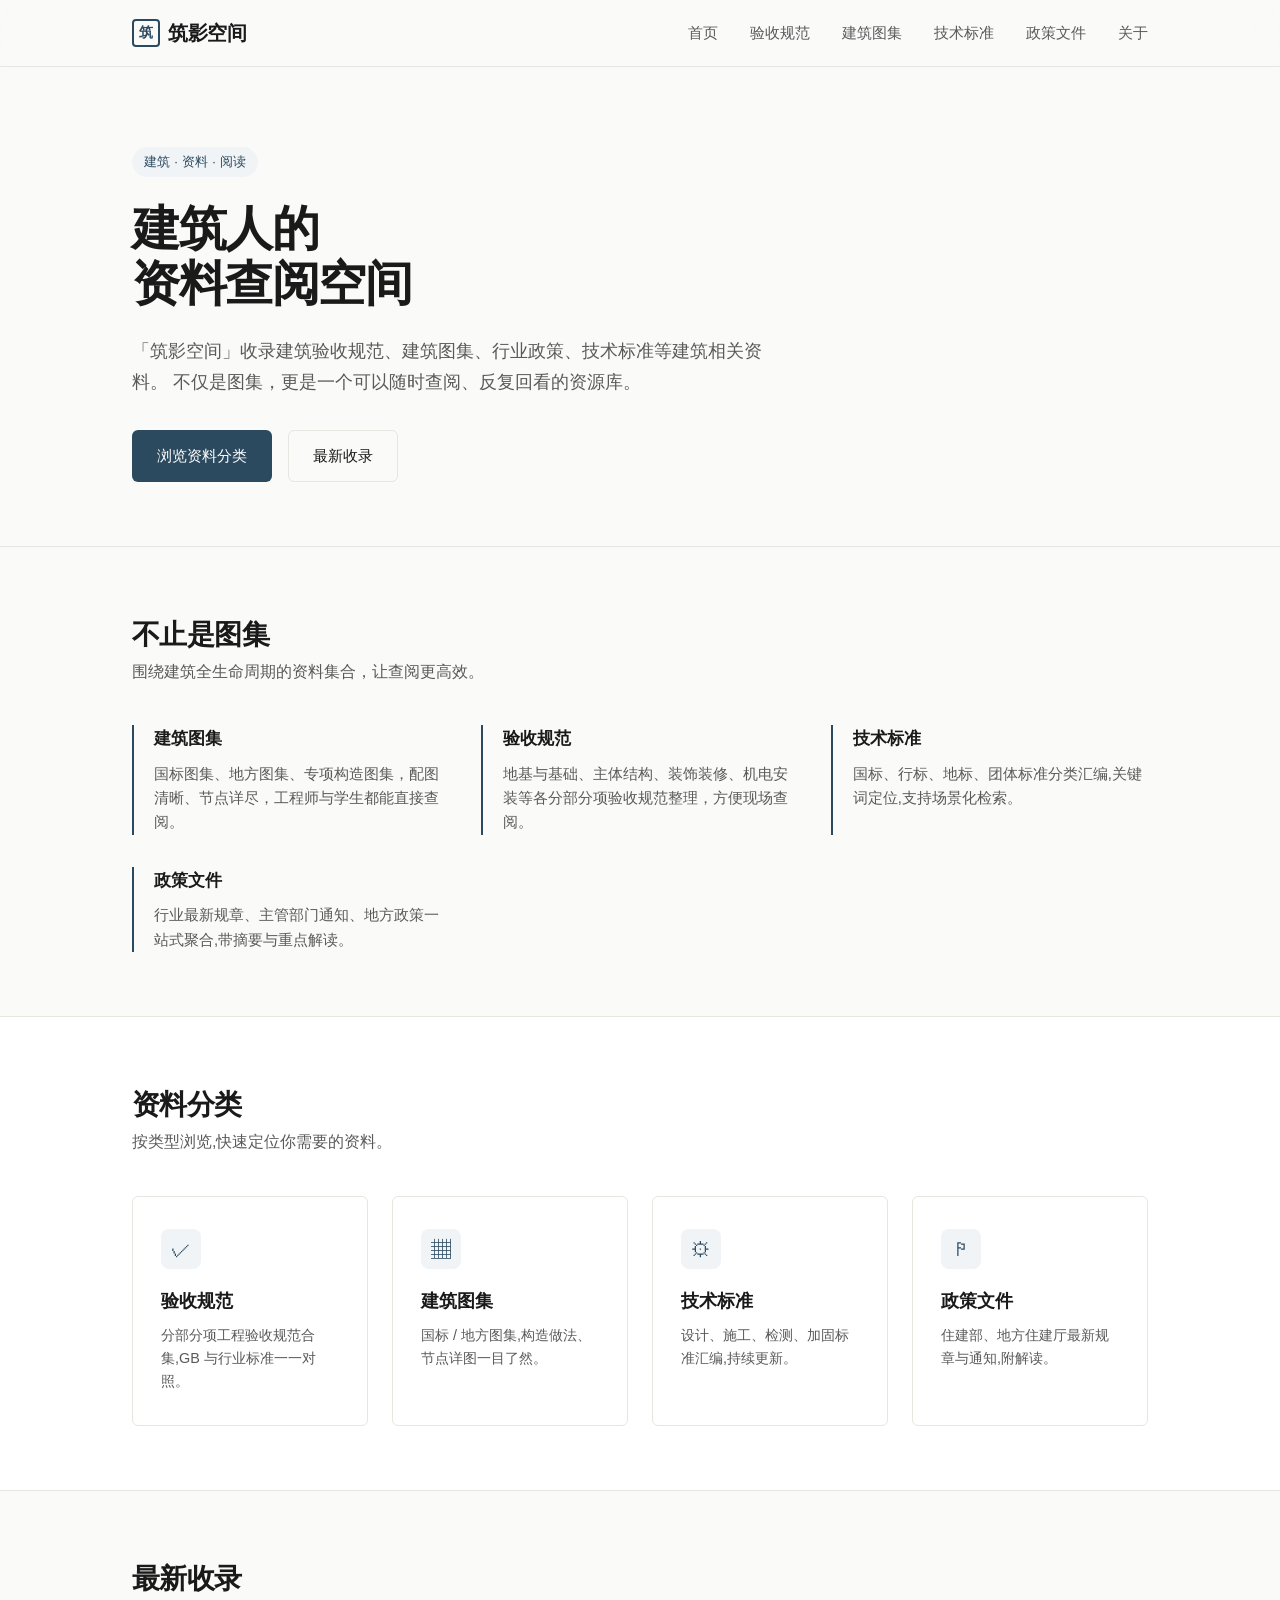
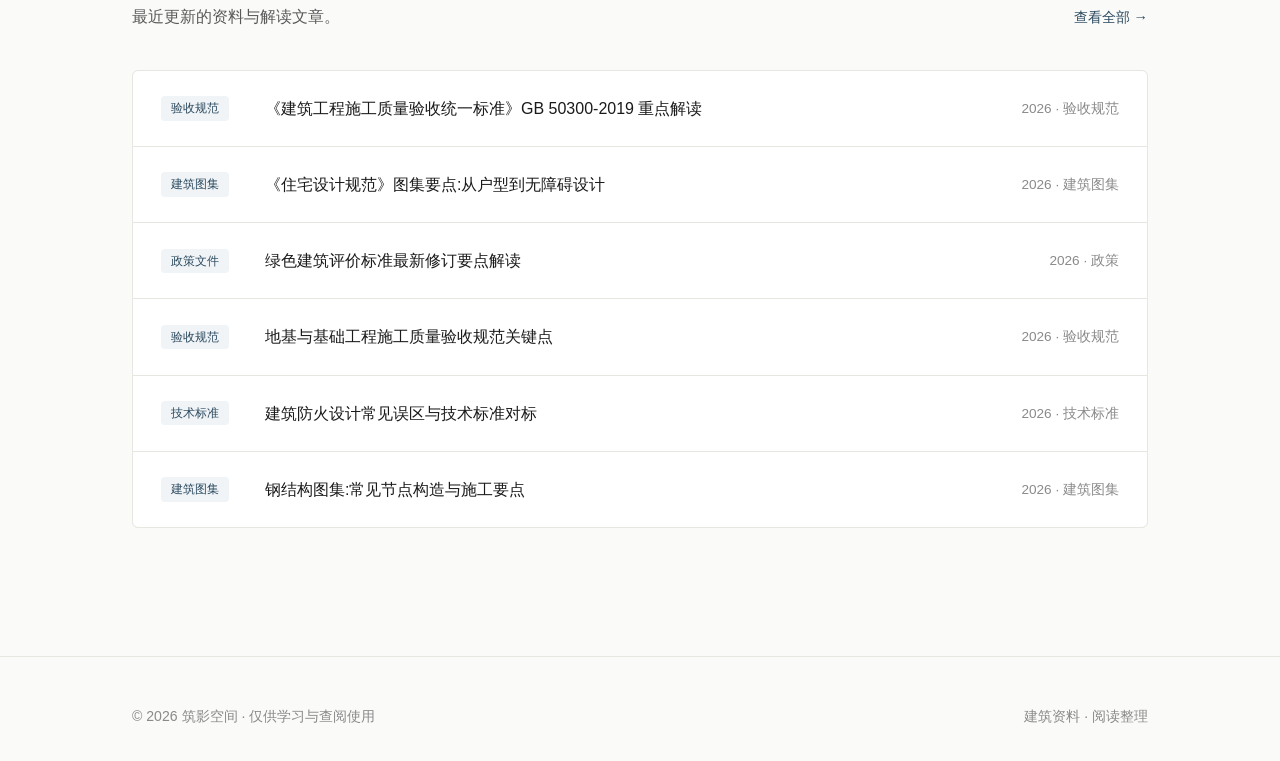
<file: zhuiying-space/index.html>
<!DOCTYPE html>
<html lang="zh-CN">
<head>
<meta charset="UTF-8" />
<meta name="viewport" content="width=device-width, initial-scale=1.0" />
<title>筑影空间 · 建筑人的资料库</title>
<meta name="description" content="筑影空间 — 收录建筑验收规范、建筑图集、行业政策、技术标准等建筑相关资料的阅读站点。" />
<link rel="stylesheet" href="assets/css/style.css" />
</head>
<body>

<nav class="nav">
  <div class="nav-inner">
    <a href="index.html" class="brand">
      <span class="brand-mark">筑</span>
      筑影空间
    </a>
    <ul class="nav-links">
      <li><a href="index.html">首页</a></li>
      <li><a href="categories/acceptance.html">验收规范</a></li>
      <li><a href="categories/atlas.html">建筑图集</a></li>
      <li><a href="categories/standards.html">技术标准</a></li>
      <li><a href="categories/policy.html">政策文件</a></li>
      <li><a href="about.html">关于</a></li>
    </ul>
  </div>
</nav>

<!-- Hero -->
<header class="hero">
  <div class="container">
    <span class="hero-tag">建筑 · 资料 · 阅读</span>
    <h1>建筑人的<br />资料查阅空间</h1>
    <p class="hero-sub">
      「筑影空间」收录建筑验收规范、建筑图集、行业政策、技术标准等建筑相关资料。
      不仅是图集，更是一个可以随时查阅、反复回看的资源库。
    </p>
    <div class="hero-actions">
      <a href="#cats" class="btn btn-primary">浏览资料分类</a>
      <a href="#latest" class="btn btn-ghost">最新收录</a>
    </div>
  </div>
</header>

<!-- 资源对比 -->
<section class="section">
  <div class="container">
    <div class="section-head">
      <div>
        <h2 class="section-title">不止是图集</h2>
        <p class="section-sub">围绕建筑全生命周期的资料集合，让查阅更高效。</p>
      </div>
    </div>
    <div class="features">
      <div class="feature">
        <h4>建筑图集</h4>
        <p>国标图集、地方图集、专项构造图集，配图清晰、节点详尽，工程师与学生都能直接查阅。</p>
      </div>
      <div class="feature">
        <h4>验收规范</h4>
        <p>地基与基础、主体结构、装饰装修、机电安装等各分部分项验收规范整理，方便现场查阅。</p>
      </div>
      <div class="feature">
        <h4>技术标准</h4>
        <p>国标、行标、地标、团体标准分类汇编,关键词定位,支持场景化检索。</p>
      </div>
      <div class="feature">
        <h4>政策文件</h4>
        <p>行业最新规章、主管部门通知、地方政策一站式聚合,带摘要与重点解读。</p>
      </div>
    </div>
  </div>
</section>

<!-- 分类入口 -->
<section class="section" id="cats" style="background: #fff; border-top: 1px solid var(--border); border-bottom: 1px solid var(--border);">
  <div class="container">
    <div class="section-head">
      <div>
        <h2 class="section-title">资料分类</h2>
        <p class="section-sub">按类型浏览,快速定位你需要的资料。</p>
      </div>
    </div>
    <div class="cats">
      <a href="categories/acceptance.html" class="cat-card">
        <div class="cat-icon">✓</div>
        <h3>验收规范</h3>
        <p>分部分项工程验收规范合集,GB 与行业标准一一对照。</p>
      </a>
      <a href="categories/atlas.html" class="cat-card">
        <div class="cat-icon">▦</div>
        <h3>建筑图集</h3>
        <p>国标 / 地方图集,构造做法、节点详图一目了然。</p>
      </a>
      <a href="categories/standards.html" class="cat-card">
        <div class="cat-icon">⚙</div>
        <h3>技术标准</h3>
        <p>设计、施工、检测、加固标准汇编,持续更新。</p>
      </a>
      <a href="categories/policy.html" class="cat-card">
        <div class="cat-icon">⚐</div>
        <h3>政策文件</h3>
        <p>住建部、地方住建厅最新规章与通知,附解读。</p>
      </a>
    </div>
  </div>
</section>

<!-- 最新收录 -->
<section class="section" id="latest">
  <div class="container">
    <div class="section-head">
      <div>
        <h2 class="section-title">最新收录</h2>
        <p class="section-sub">最近更新的资料与解读文章。</p>
      </div>
      <a href="categories/acceptance.html" class="view-all">查看全部 →</a>
    </div>

    <div class="post-list">
      <a href="posts/acceptance-unified-standard.html" class="post-item">
        <span class="tag">验收规范</span>
        <span class="title">《建筑工程施工质量验收统一标准》GB 50300-2019 重点解读</span>
        <span class="meta">2026 · 验收规范</span>
      </a>
      <a href="posts/atlas-residential-detail.html" class="post-item">
        <span class="tag">建筑图集</span>
        <span class="title">《住宅设计规范》图集要点:从户型到无障碍设计</span>
        <span class="meta">2026 · 建筑图集</span>
      </a>
      <a href="posts/policy-green-building.html" class="post-item">
        <span class="tag">政策文件</span>
        <span class="title">绿色建筑评价标准最新修订要点解读</span>
        <span class="meta">2026 · 政策</span>
      </a>
      <a href="posts/acceptance-foundation.html" class="post-item">
        <span class="tag">验收规范</span>
        <span class="title">地基与基础工程施工质量验收规范关键点</span>
        <span class="meta">2026 · 验收规范</span>
      </a>
      <a href="posts/standards-fire-protection.html" class="post-item">
        <span class="tag">技术标准</span>
        <span class="title">建筑防火设计常见误区与技术标准对标</span>
        <span class="meta">2026 · 技术标准</span>
      </a>
      <a href="posts/atlas-steel-structure.html" class="post-item">
        <span class="tag">建筑图集</span>
        <span class="title">钢结构图集:常见节点构造与施工要点</span>
        <span class="meta">2026 · 建筑图集</span>
      </a>
    </div>
  </div>
</section>

<footer class="footer">
  <div class="footer-inner">
    <span>© 2026 筑影空间 · 仅供学习与查阅使用</span>
    <span>建筑资料 · 阅读整理</span>
  </div>
</footer>

<script src="assets/js/main.js"></script>
</body>
</html>
</file>
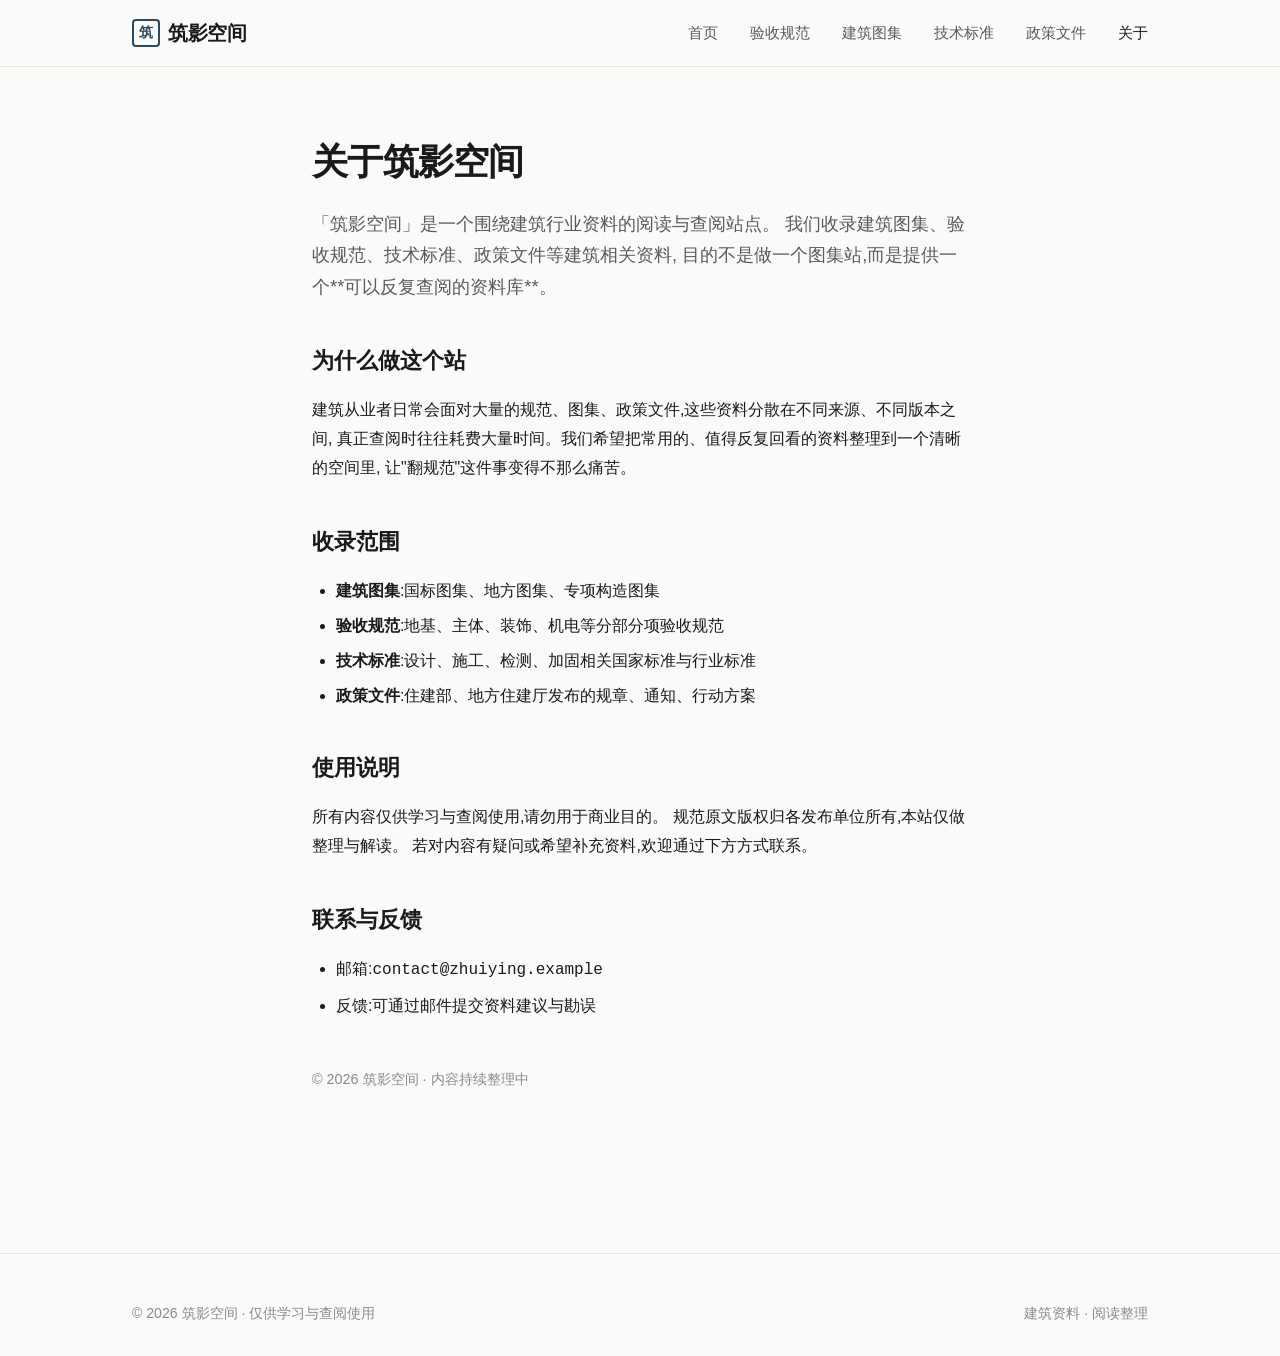
<file: zhuiying-space/about.html>
<!DOCTYPE html>
<html lang="zh-CN">
<head>
<meta charset="UTF-8" />
<meta name="viewport" content="width=device-width, initial-scale=1.0" />
<title>关于 · 筑影空间</title>
<link rel="stylesheet" href="assets/css/style.css" />
</head>
<body>

<nav class="nav">
  <div class="nav-inner">
    <a href="index.html" class="brand">
      <span class="brand-mark">筑</span>
      筑影空间
    </a>
    <ul class="nav-links">
      <li><a href="index.html">首页</a></li>
      <li><a href="categories/acceptance.html">验收规范</a></li>
      <li><a href="categories/atlas.html">建筑图集</a></li>
      <li><a href="categories/standards.html">技术标准</a></li>
      <li><a href="categories/policy.html">政策文件</a></li>
      <li><a href="about.html" class="active">关于</a></li>
    </ul>
  </div>
</nav>

<article class="about">
  <h1>关于筑影空间</h1>
  <p class="lede">
    「筑影空间」是一个围绕建筑行业资料的阅读与查阅站点。
    我们收录建筑图集、验收规范、技术标准、政策文件等建筑相关资料,
    目的不是做一个图集站,而是提供一个**可以反复查阅的资料库**。
  </p>

  <h2>为什么做这个站</h2>
  <p>
    建筑从业者日常会面对大量的规范、图集、政策文件,这些资料分散在不同来源、不同版本之间,
    真正查阅时往往耗费大量时间。我们希望把常用的、值得反复回看的资料整理到一个清晰的空间里,
    让"翻规范"这件事变得不那么痛苦。
  </p>

  <h2>收录范围</h2>
  <ul>
    <li><strong>建筑图集</strong>:国标图集、地方图集、专项构造图集</li>
    <li><strong>验收规范</strong>:地基、主体、装饰、机电等分部分项验收规范</li>
    <li><strong>技术标准</strong>:设计、施工、检测、加固相关国家标准与行业标准</li>
    <li><strong>政策文件</strong>:住建部、地方住建厅发布的规章、通知、行动方案</li>
  </ul>

  <h2>使用说明</h2>
  <p>
    所有内容仅供学习与查阅使用,请勿用于商业目的。
    规范原文版权归各发布单位所有,本站仅做整理与解读。
    若对内容有疑问或希望补充资料,欢迎通过下方方式联系。
  </p>

  <h2>联系与反馈</h2>
  <ul>
    <li>邮箱:<code>contact@zhuiying.example</code></li>
    <li>反馈:可通过邮件提交资料建议与勘误</li>
  </ul>

  <p style="margin-top:3rem; color: var(--text-lighter); font-size:0.9rem;">
    © 2026 筑影空间 · 内容持续整理中
  </p>
</article>

<footer class="footer">
  <div class="footer-inner">
    <span>© 2026 筑影空间 · 仅供学习与查阅使用</span>
    <span>建筑资料 · 阅读整理</span>
  </div>
</footer>

<script src="assets/js/main.js"></script>
</body>
</html>
</file>
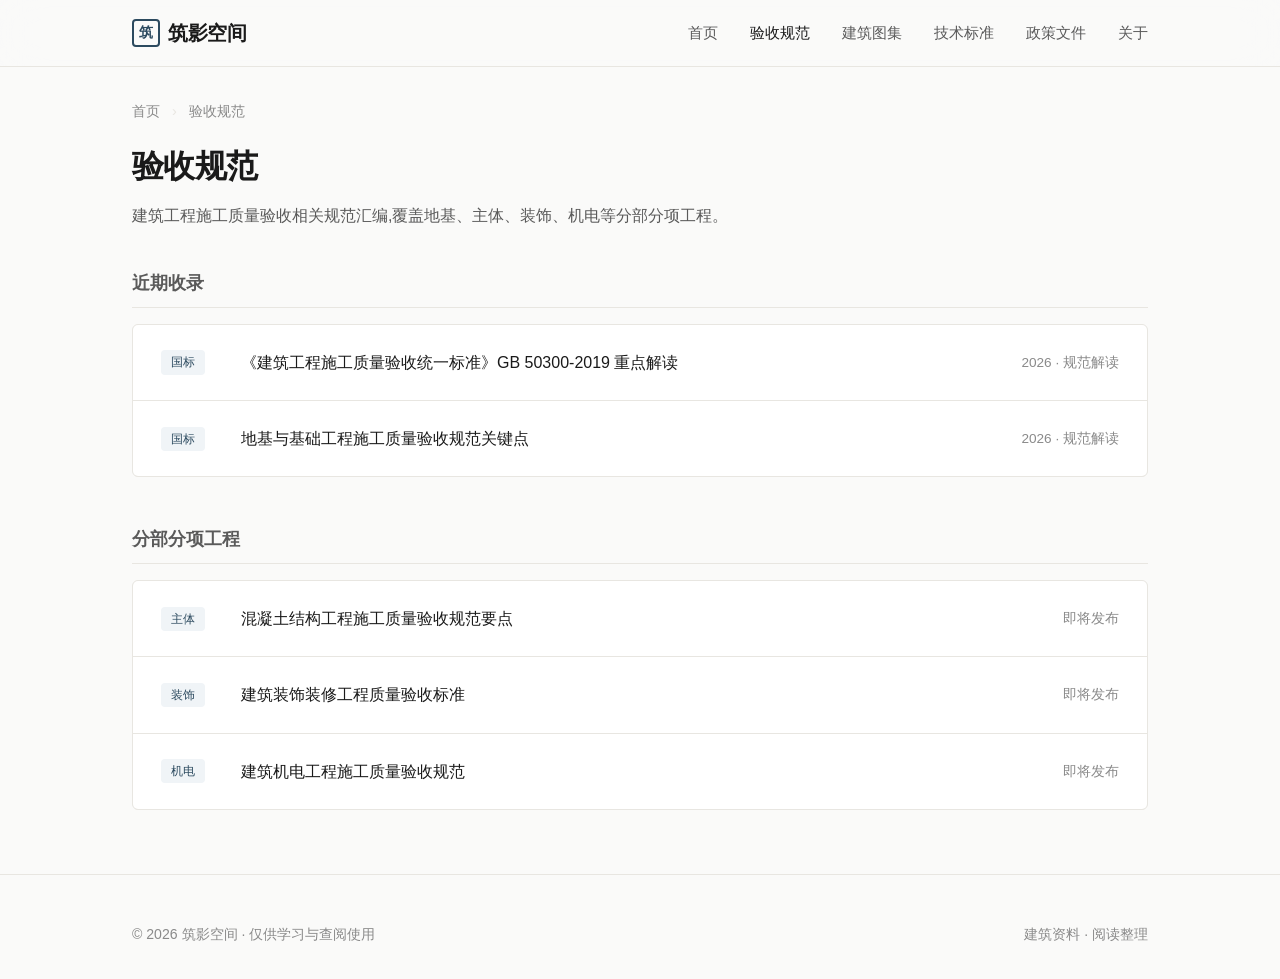
<file: zhuiying-space/categories/acceptance.html>
<!DOCTYPE html>
<html lang="zh-CN">
<head>
<meta charset="UTF-8" />
<meta name="viewport" content="width=device-width, initial-scale=1.0" />
<title>验收规范 · 筑影空间</title>
<link rel="stylesheet" href="../assets/css/style.css" />
</head>
<body>

<nav class="nav">
  <div class="nav-inner">
    <a href="../index.html" class="brand">
      <span class="brand-mark">筑</span>
      筑影空间
    </a>
    <ul class="nav-links">
      <li><a href="../index.html">首页</a></li>
      <li><a href="acceptance.html" class="active">验收规范</a></li>
      <li><a href="atlas.html">建筑图集</a></li>
      <li><a href="standards.html">技术标准</a></li>
      <li><a href="policy.html">政策文件</a></li>
      <li><a href="../about.html">关于</a></li>
    </ul>
  </div>
</nav>

<div class="container">
  <div class="crumbs">
    <a href="../index.html">首页</a>
    <span class="sep">›</span>
    <span>验收规范</span>
  </div>

  <h1 class="page-title">验收规范</h1>
  <p class="page-sub">建筑工程施工质量验收相关规范汇编,覆盖地基、主体、装饰、机电等分部分项工程。</p>

  <div class="list-group">
    <h3>近期收录</h3>
    <div class="post-list">
      <a href="../posts/acceptance-unified-standard.html" class="post-item">
        <span class="tag">国标</span>
        <span class="title">《建筑工程施工质量验收统一标准》GB 50300-2019 重点解读</span>
        <span class="meta">2026 · 规范解读</span>
      </a>
      <a href="../posts/acceptance-foundation.html" class="post-item">
        <span class="tag">国标</span>
        <span class="title">地基与基础工程施工质量验收规范关键点</span>
        <span class="meta">2026 · 规范解读</span>
      </a>
    </div>
  </div>

  <div class="list-group">
    <h3>分部分项工程</h3>
    <div class="post-list">
      <a href="#" class="post-item" onclick="return false;">
        <span class="tag">主体</span>
        <span class="title">混凝土结构工程施工质量验收规范要点</span>
        <span class="meta">即将发布</span>
      </a>
      <a href="#" class="post-item" onclick="return false;">
        <span class="tag">装饰</span>
        <span class="title">建筑装饰装修工程质量验收标准</span>
        <span class="meta">即将发布</span>
      </a>
      <a href="#" class="post-item" onclick="return false;">
        <span class="tag">机电</span>
        <span class="title">建筑机电工程施工质量验收规范</span>
        <span class="meta">即将发布</span>
      </a>
    </div>
  </div>
</div>

<footer class="footer">
  <div class="footer-inner">
    <span>© 2026 筑影空间 · 仅供学习与查阅使用</span>
    <span>建筑资料 · 阅读整理</span>
  </div>
</footer>

<script src="../assets/js/main.js"></script>
</body>
</html>
</file>
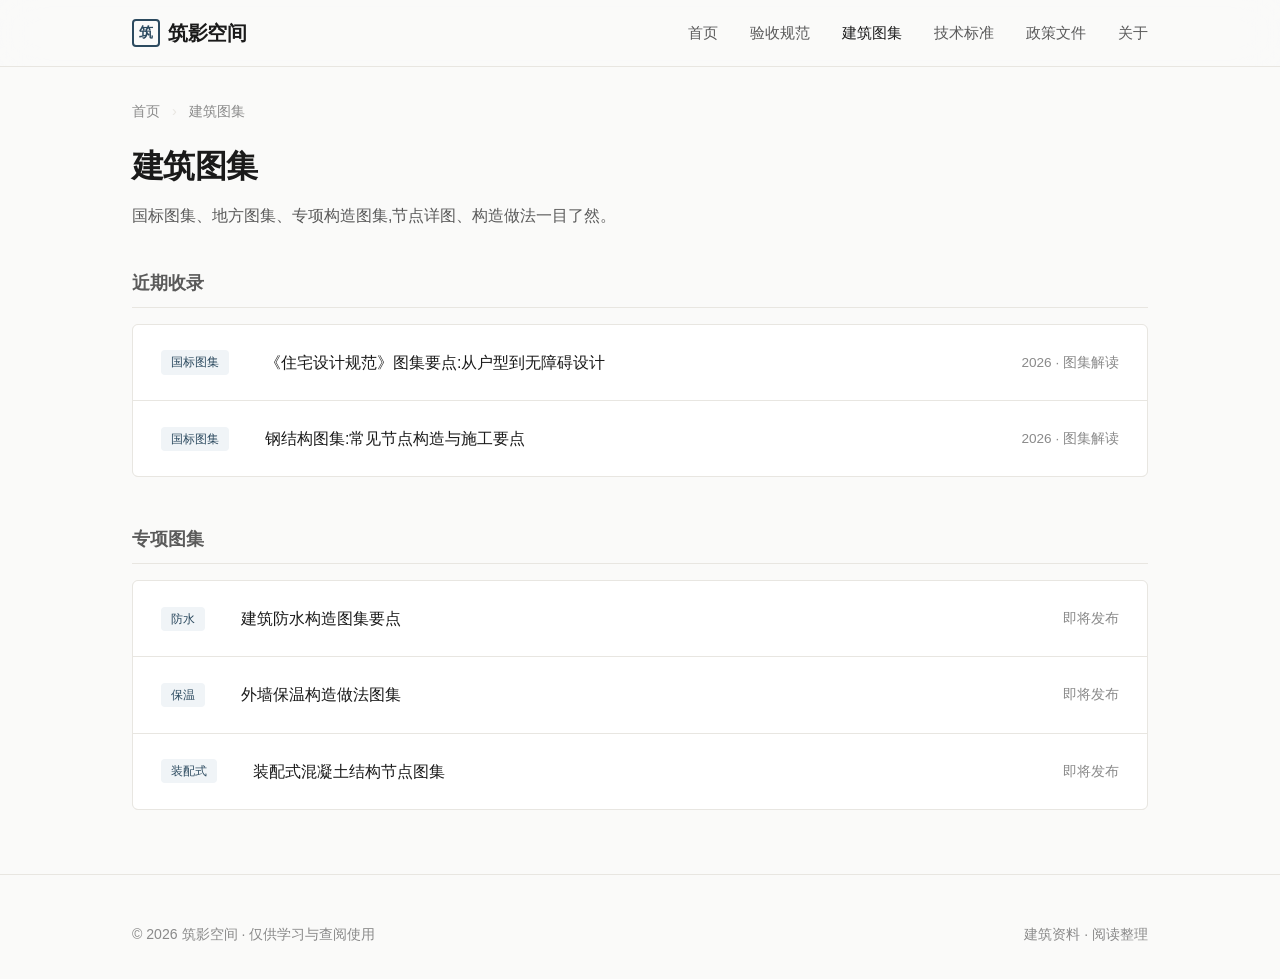
<file: zhuiying-space/categories/atlas.html>
<!DOCTYPE html>
<html lang="zh-CN">
<head>
<meta charset="UTF-8" />
<meta name="viewport" content="width=device-width, initial-scale=1.0" />
<title>建筑图集 · 筑影空间</title>
<link rel="stylesheet" href="../assets/css/style.css" />
</head>
<body>

<nav class="nav">
  <div class="nav-inner">
    <a href="../index.html" class="brand">
      <span class="brand-mark">筑</span>
      筑影空间
    </a>
    <ul class="nav-links">
      <li><a href="../index.html">首页</a></li>
      <li><a href="acceptance.html">验收规范</a></li>
      <li><a href="atlas.html" class="active">建筑图集</a></li>
      <li><a href="standards.html">技术标准</a></li>
      <li><a href="policy.html">政策文件</a></li>
      <li><a href="../about.html">关于</a></li>
    </ul>
  </div>
</nav>

<div class="container">
  <div class="crumbs">
    <a href="../index.html">首页</a>
    <span class="sep">›</span>
    <span>建筑图集</span>
  </div>

  <h1 class="page-title">建筑图集</h1>
  <p class="page-sub">国标图集、地方图集、专项构造图集,节点详图、构造做法一目了然。</p>

  <div class="list-group">
    <h3>近期收录</h3>
    <div class="post-list">
      <a href="../posts/atlas-residential-detail.html" class="post-item">
        <span class="tag">国标图集</span>
        <span class="title">《住宅设计规范》图集要点:从户型到无障碍设计</span>
        <span class="meta">2026 · 图集解读</span>
      </a>
      <a href="../posts/atlas-steel-structure.html" class="post-item">
        <span class="tag">国标图集</span>
        <span class="title">钢结构图集:常见节点构造与施工要点</span>
        <span class="meta">2026 · 图集解读</span>
      </a>
    </div>
  </div>

  <div class="list-group">
    <h3>专项图集</h3>
    <div class="post-list">
      <a href="#" class="post-item" onclick="return false;">
        <span class="tag">防水</span>
        <span class="title">建筑防水构造图集要点</span>
        <span class="meta">即将发布</span>
      </a>
      <a href="#" class="post-item" onclick="return false;">
        <span class="tag">保温</span>
        <span class="title">外墙保温构造做法图集</span>
        <span class="meta">即将发布</span>
      </a>
      <a href="#" class="post-item" onclick="return false;">
        <span class="tag">装配式</span>
        <span class="title">装配式混凝土结构节点图集</span>
        <span class="meta">即将发布</span>
      </a>
    </div>
  </div>
</div>

<footer class="footer">
  <div class="footer-inner">
    <span>© 2026 筑影空间 · 仅供学习与查阅使用</span>
    <span>建筑资料 · 阅读整理</span>
  </div>
</footer>

<script src="../assets/js/main.js"></script>
</body>
</html>
</file>
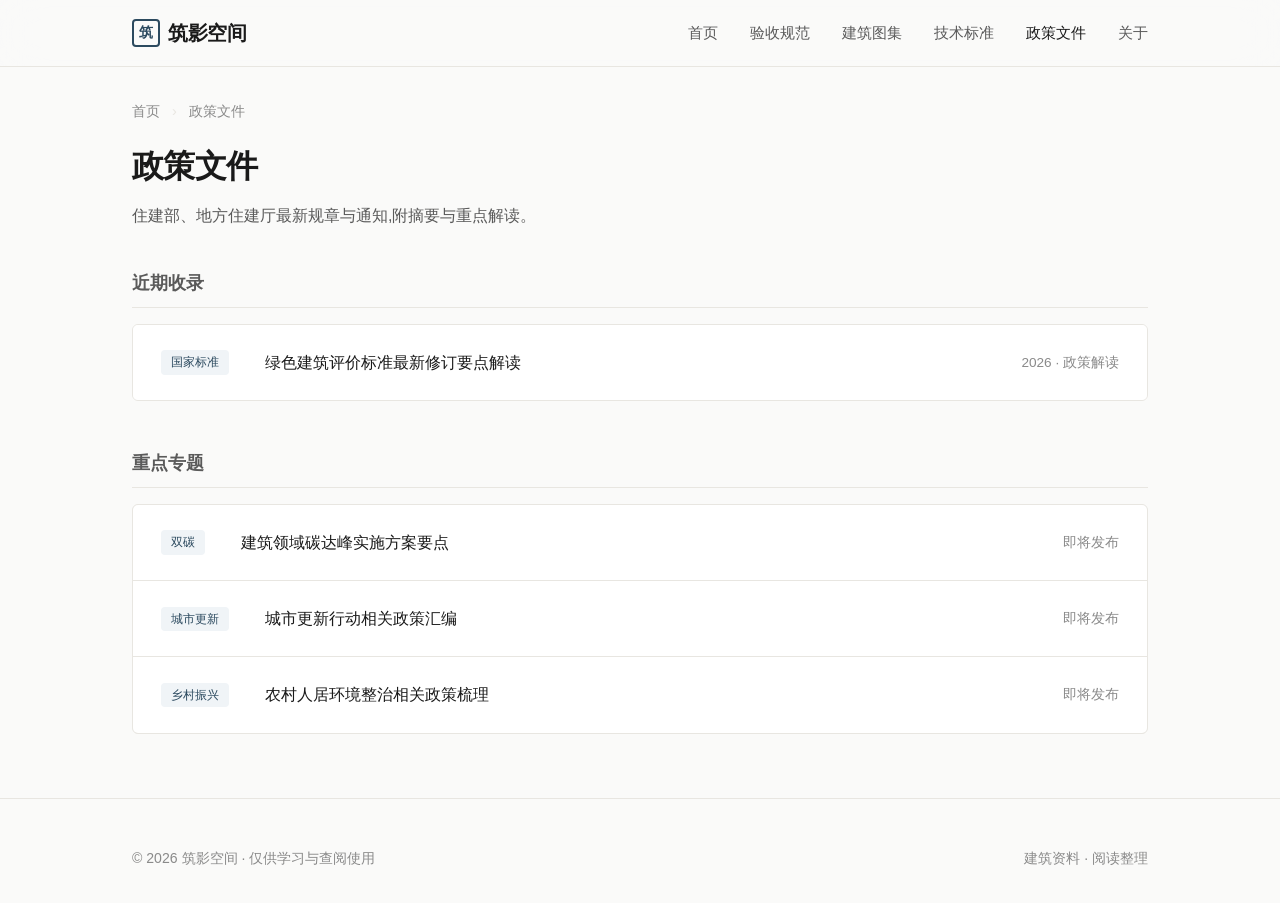
<file: zhuiying-space/categories/policy.html>
<!DOCTYPE html>
<html lang="zh-CN">
<head>
<meta charset="UTF-8" />
<meta name="viewport" content="width=device-width, initial-scale=1.0" />
<title>政策文件 · 筑影空间</title>
<link rel="stylesheet" href="../assets/css/style.css" />
</head>
<body>

<nav class="nav">
  <div class="nav-inner">
    <a href="../index.html" class="brand">
      <span class="brand-mark">筑</span>
      筑影空间
    </a>
    <ul class="nav-links">
      <li><a href="../index.html">首页</a></li>
      <li><a href="acceptance.html">验收规范</a></li>
      <li><a href="atlas.html">建筑图集</a></li>
      <li><a href="standards.html">技术标准</a></li>
      <li><a href="policy.html" class="active">政策文件</a></li>
      <li><a href="../about.html">关于</a></li>
    </ul>
  </div>
</nav>

<div class="container">
  <div class="crumbs">
    <a href="../index.html">首页</a>
    <span class="sep">›</span>
    <span>政策文件</span>
  </div>

  <h1 class="page-title">政策文件</h1>
  <p class="page-sub">住建部、地方住建厅最新规章与通知,附摘要与重点解读。</p>

  <div class="list-group">
    <h3>近期收录</h3>
    <div class="post-list">
      <a href="../posts/policy-green-building.html" class="post-item">
        <span class="tag">国家标准</span>
        <span class="title">绿色建筑评价标准最新修订要点解读</span>
        <span class="meta">2026 · 政策解读</span>
      </a>
    </div>
  </div>

  <div class="list-group">
    <h3>重点专题</h3>
    <div class="post-list">
      <a href="#" class="post-item" onclick="return false;">
        <span class="tag">双碳</span>
        <span class="title">建筑领域碳达峰实施方案要点</span>
        <span class="meta">即将发布</span>
      </a>
      <a href="#" class="post-item" onclick="return false;">
        <span class="tag">城市更新</span>
        <span class="title">城市更新行动相关政策汇编</span>
        <span class="meta">即将发布</span>
      </a>
      <a href="#" class="post-item" onclick="return false;">
        <span class="tag">乡村振兴</span>
        <span class="title">农村人居环境整治相关政策梳理</span>
        <span class="meta">即将发布</span>
      </a>
    </div>
  </div>
</div>

<footer class="footer">
  <div class="footer-inner">
    <span>© 2026 筑影空间 · 仅供学习与查阅使用</span>
    <span>建筑资料 · 阅读整理</span>
  </div>
</footer>

<script src="../assets/js/main.js"></script>
</body>
</html>
</file>
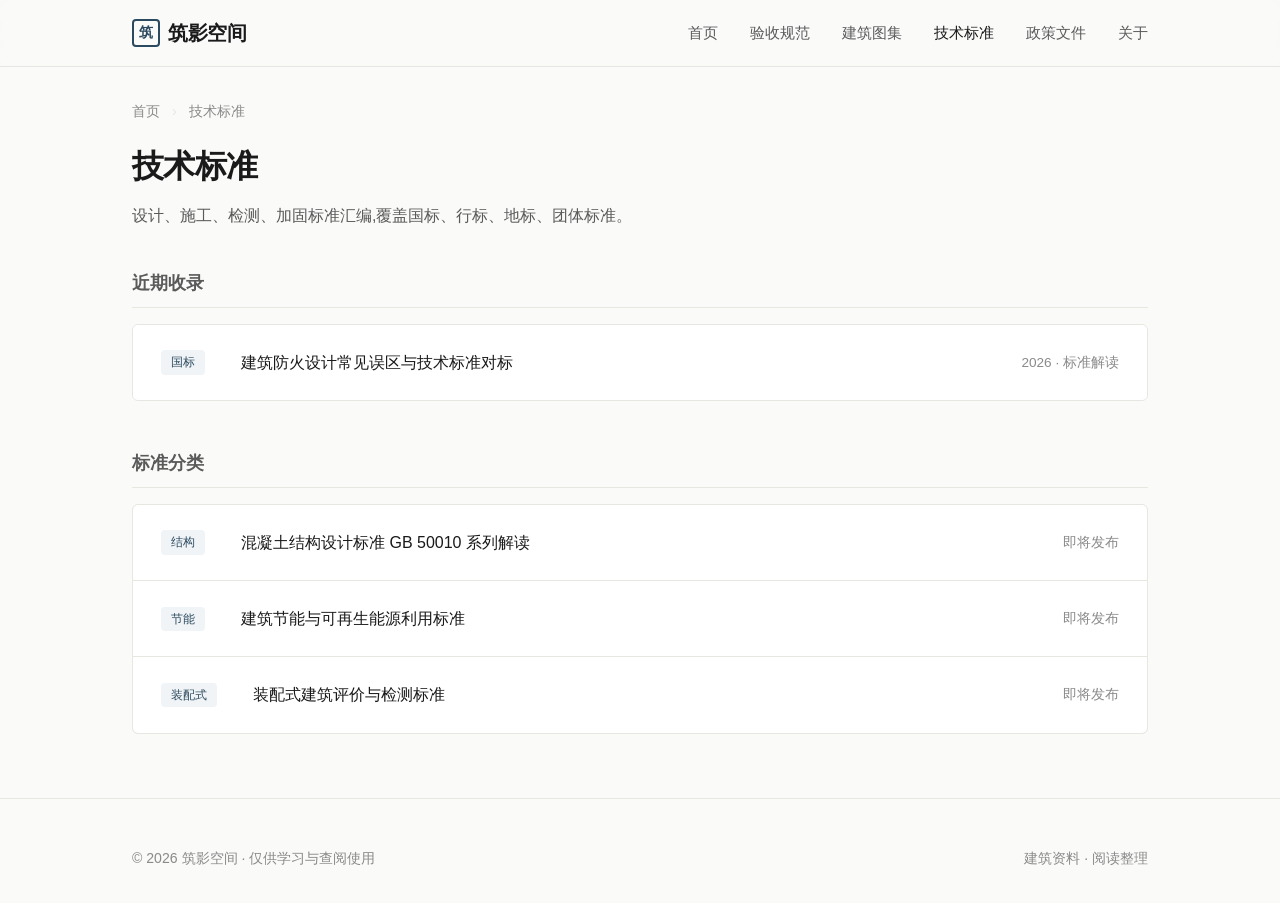
<file: zhuiying-space/categories/standards.html>
<!DOCTYPE html>
<html lang="zh-CN">
<head>
<meta charset="UTF-8" />
<meta name="viewport" content="width=device-width, initial-scale=1.0" />
<title>技术标准 · 筑影空间</title>
<link rel="stylesheet" href="../assets/css/style.css" />
</head>
<body>

<nav class="nav">
  <div class="nav-inner">
    <a href="../index.html" class="brand">
      <span class="brand-mark">筑</span>
      筑影空间
    </a>
    <ul class="nav-links">
      <li><a href="../index.html">首页</a></li>
      <li><a href="acceptance.html">验收规范</a></li>
      <li><a href="atlas.html">建筑图集</a></li>
      <li><a href="standards.html" class="active">技术标准</a></li>
      <li><a href="policy.html">政策文件</a></li>
      <li><a href="../about.html">关于</a></li>
    </ul>
  </div>
</nav>

<div class="container">
  <div class="crumbs">
    <a href="../index.html">首页</a>
    <span class="sep">›</span>
    <span>技术标准</span>
  </div>

  <h1 class="page-title">技术标准</h1>
  <p class="page-sub">设计、施工、检测、加固标准汇编,覆盖国标、行标、地标、团体标准。</p>

  <div class="list-group">
    <h3>近期收录</h3>
    <div class="post-list">
      <a href="../posts/standards-fire-protection.html" class="post-item">
        <span class="tag">国标</span>
        <span class="title">建筑防火设计常见误区与技术标准对标</span>
        <span class="meta">2026 · 标准解读</span>
      </a>
    </div>
  </div>

  <div class="list-group">
    <h3>标准分类</h3>
    <div class="post-list">
      <a href="#" class="post-item" onclick="return false;">
        <span class="tag">结构</span>
        <span class="title">混凝土结构设计标准 GB 50010 系列解读</span>
        <span class="meta">即将发布</span>
      </a>
      <a href="#" class="post-item" onclick="return false;">
        <span class="tag">节能</span>
        <span class="title">建筑节能与可再生能源利用标准</span>
        <span class="meta">即将发布</span>
      </a>
      <a href="#" class="post-item" onclick="return false;">
        <span class="tag">装配式</span>
        <span class="title">装配式建筑评价与检测标准</span>
        <span class="meta">即将发布</span>
      </a>
    </div>
  </div>
</div>

<footer class="footer">
  <div class="footer-inner">
    <span>© 2026 筑影空间 · 仅供学习与查阅使用</span>
    <span>建筑资料 · 阅读整理</span>
  </div>
</footer>

<script src="../assets/js/main.js"></script>
</body>
</html>
</file>
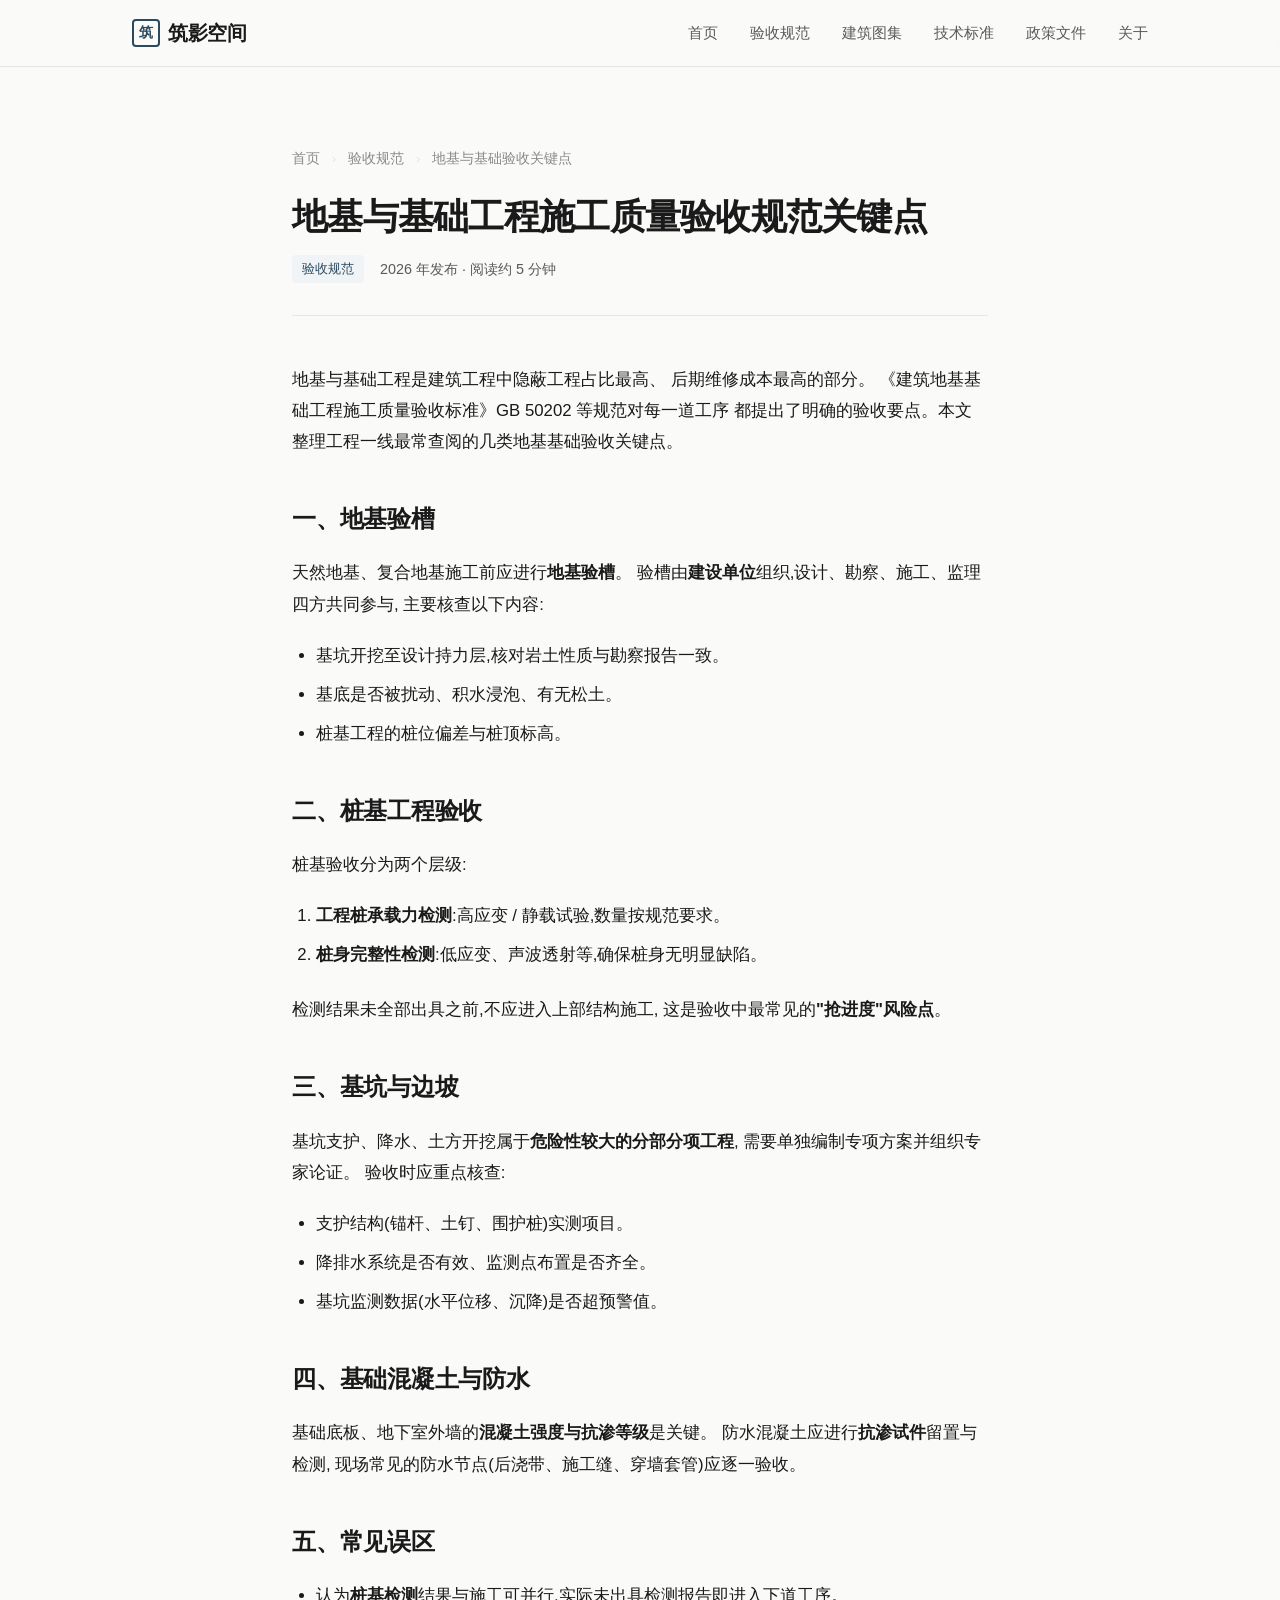
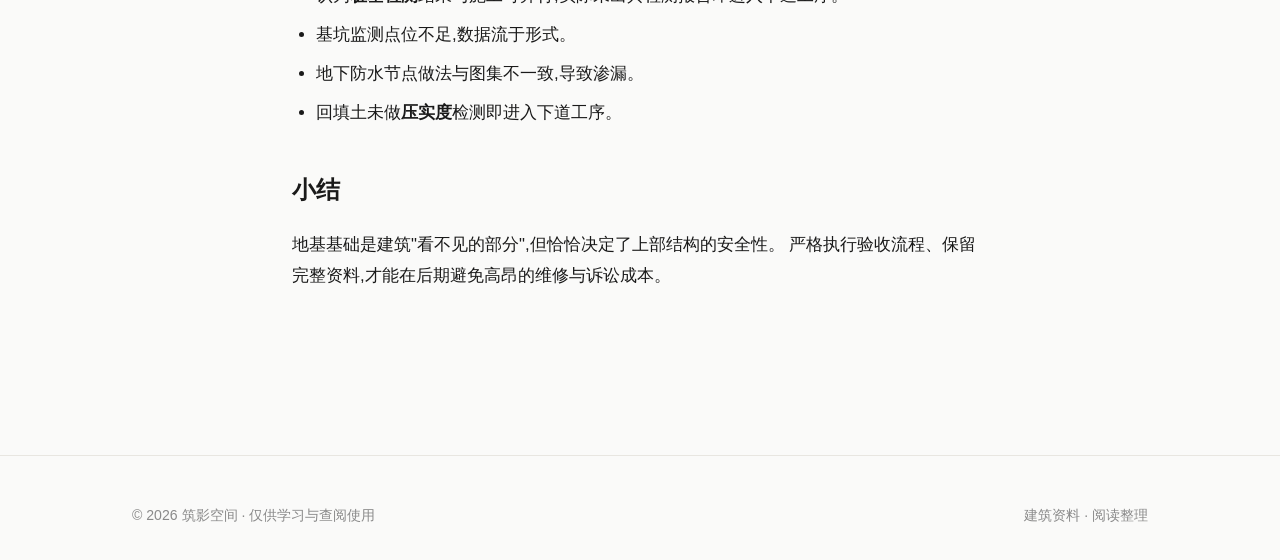
<file: zhuiying-space/posts/acceptance-foundation.html>
<!DOCTYPE html>
<html lang="zh-CN">
<head>
<meta charset="UTF-8" />
<meta name="viewport" content="width=device-width, initial-scale=1.0" />
<title>地基与基础工程施工质量验收规范关键点 · 筑影空间</title>
<link rel="stylesheet" href="../assets/css/style.css" />
</head>
<body>

<nav class="nav">
  <div class="nav-inner">
    <a href="../index.html" class="brand">
      <span class="brand-mark">筑</span>
      筑影空间
    </a>
    <ul class="nav-links">
      <li><a href="../index.html">首页</a></li>
      <li><a href="../categories/acceptance.html">验收规范</a></li>
      <li><a href="../categories/atlas.html">建筑图集</a></li>
      <li><a href="../categories/standards.html">技术标准</a></li>
      <li><a href="../categories/policy.html">政策文件</a></li>
      <li><a href="../about.html">关于</a></li>
    </ul>
  </div>
</nav>

<article class="article">
  <header class="article-header">
    <div class="breadcrumb crumbs">
      <a href="../index.html">首页</a>
      <span class="sep">›</span>
      <a href="../categories/acceptance.html">验收规范</a>
      <span class="sep">›</span>
      <span>地基与基础验收关键点</span>
    </div>
    <h1>地基与基础工程施工质量验收规范关键点</h1>
    <div class="article-meta">
      <span class="pill">验收规范</span>
      <span>2026 年发布 · 阅读约 5 分钟</span>
    </div>
  </header>

  <div class="article-body">
    <p>
      地基与基础工程是建筑工程中隐蔽工程占比最高、
      后期维修成本最高的部分。
      《建筑地基基础工程施工质量验收标准》GB 50202 等规范对每一道工序
      都提出了明确的验收要点。本文整理工程一线最常查阅的几类地基基础验收关键点。
    </p>

    <h2>一、地基验槽</h2>
    <p>
      天然地基、复合地基施工前应进行<strong>地基验槽</strong>。
      验槽由<strong>建设单位</strong>组织,设计、勘察、施工、监理四方共同参与,
      主要核查以下内容:
    </p>
    <ul>
      <li>基坑开挖至设计持力层,核对岩土性质与勘察报告一致。</li>
      <li>基底是否被扰动、积水浸泡、有无松土。</li>
      <li>桩基工程的桩位偏差与桩顶标高。</li>
    </ul>

    <h2>二、桩基工程验收</h2>
    <p>桩基验收分为两个层级:</p>
    <ol>
      <li><strong>工程桩承载力检测</strong>:高应变 / 静载试验,数量按规范要求。</li>
      <li><strong>桩身完整性检测</strong>:低应变、声波透射等,确保桩身无明显缺陷。</li>
    </ol>
    <p>
      检测结果未全部出具之前,不应进入上部结构施工,
      这是验收中最常见的<strong>"抢进度"风险点</strong>。
    </p>

    <h2>三、基坑与边坡</h2>
    <p>
      基坑支护、降水、土方开挖属于<strong>危险性较大的分部分项工程</strong>,
      需要单独编制专项方案并组织专家论证。
      验收时应重点核查:
    </p>
    <ul>
      <li>支护结构(锚杆、土钉、围护桩)实测项目。</li>
      <li>降排水系统是否有效、监测点布置是否齐全。</li>
      <li>基坑监测数据(水平位移、沉降)是否超预警值。</li>
    </ul>

    <h2>四、基础混凝土与防水</h2>
    <p>
      基础底板、地下室外墙的<strong>混凝土强度与抗渗等级</strong>是关键。
      防水混凝土应进行<strong>抗渗试件</strong>留置与检测,
      现场常见的防水节点(后浇带、施工缝、穿墙套管)应逐一验收。
    </p>

    <h2>五、常见误区</h2>
    <ul>
      <li>认为<strong>桩基检测</strong>结果与施工可并行,实际未出具检测报告即进入下道工序。</li>
      <li>基坑监测点位不足,数据流于形式。</li>
      <li>地下防水节点做法与图集不一致,导致渗漏。</li>
      <li>回填土未做<strong>压实度</strong>检测即进入下道工序。</li>
    </ul>

    <h2>小结</h2>
    <p>
      地基基础是建筑"看不见的部分",但恰恰决定了上部结构的安全性。
      严格执行验收流程、保留完整资料,才能在后期避免高昂的维修与诉讼成本。
    </p>
  </div>
</article>

<footer class="footer">
  <div class="footer-inner">
    <span>© 2026 筑影空间 · 仅供学习与查阅使用</span>
    <span>建筑资料 · 阅读整理</span>
  </div>
</footer>

<script src="../assets/js/main.js"></script>
</body>
</html>
</file>
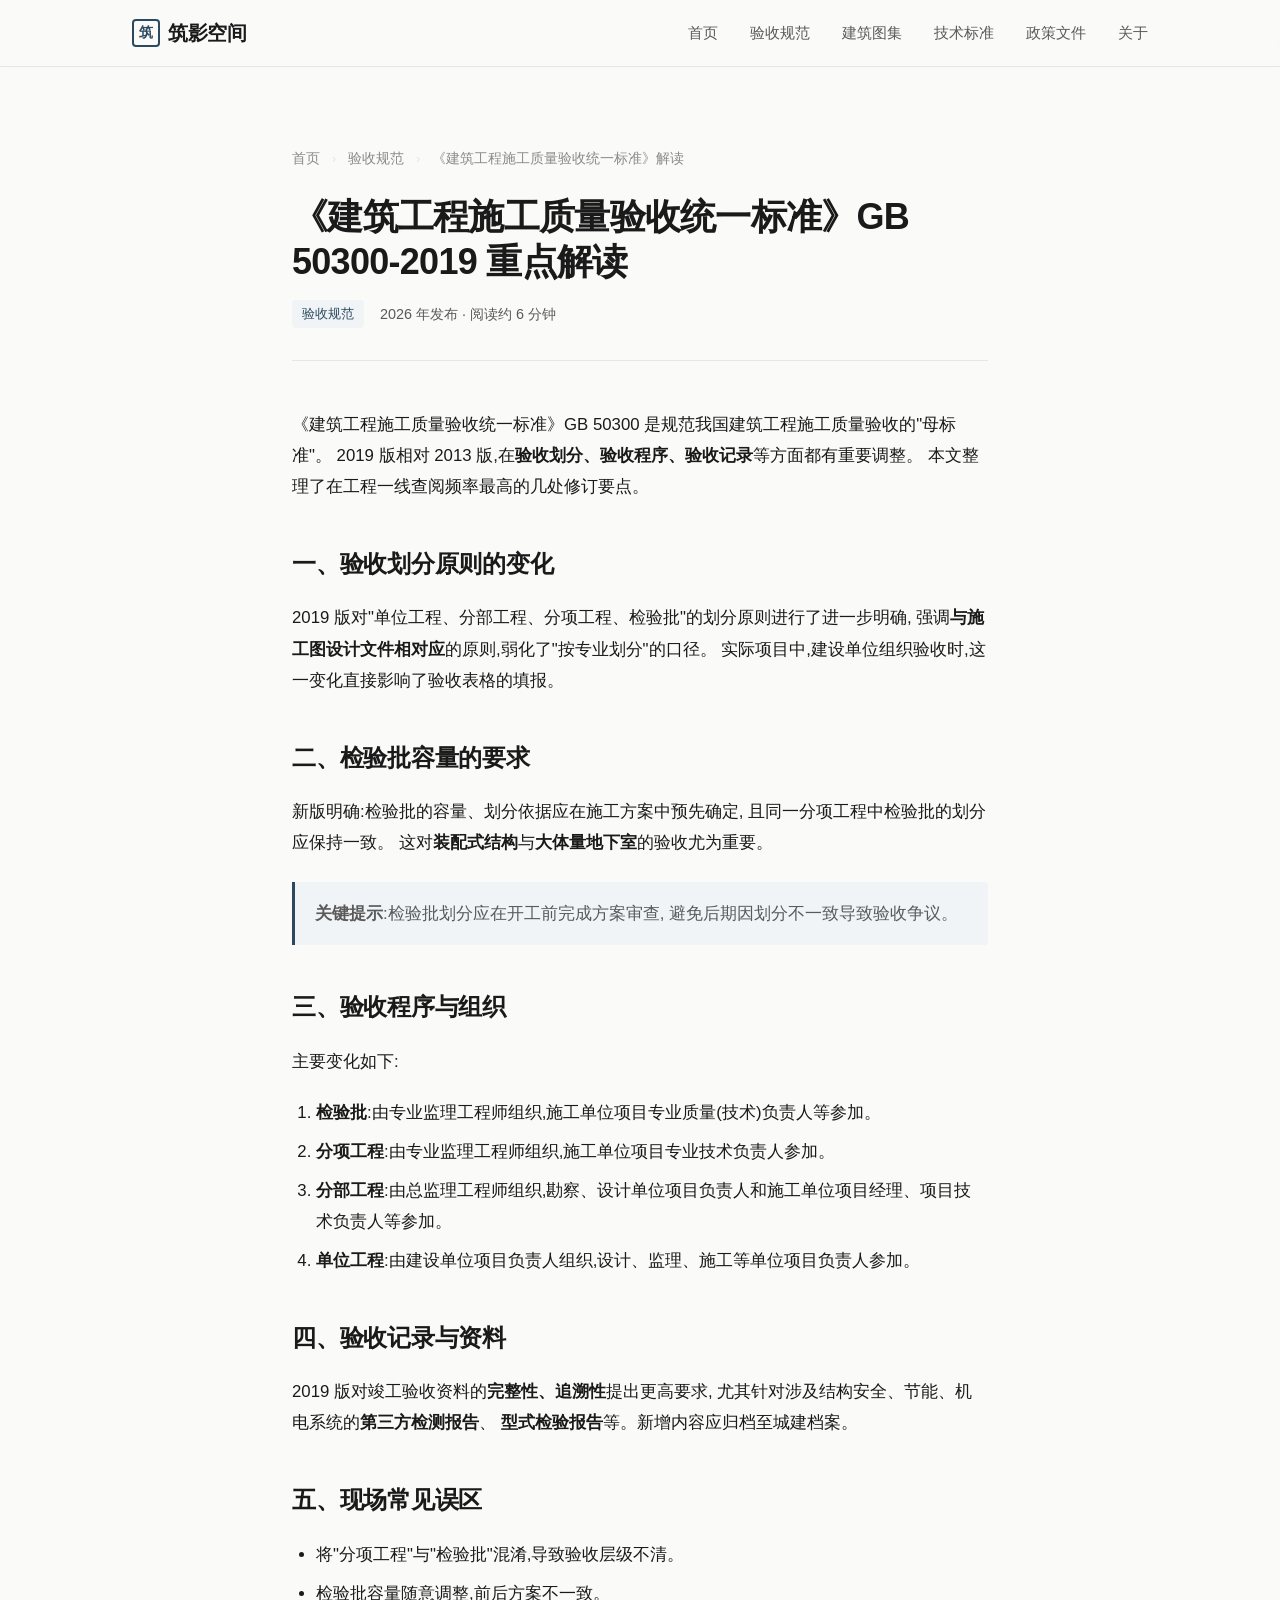
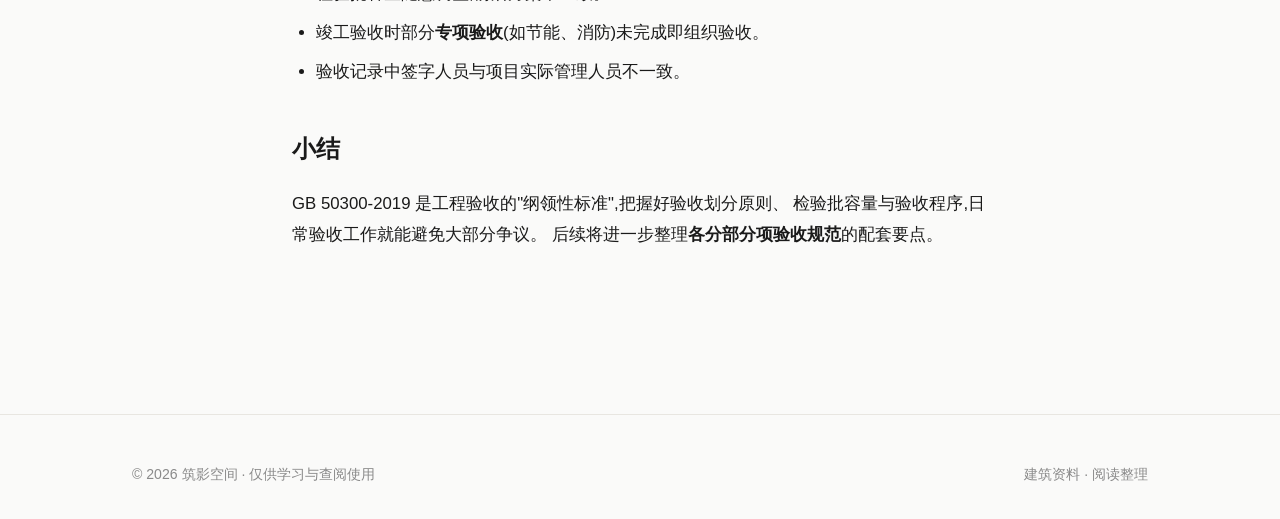
<file: zhuiying-space/posts/acceptance-unified-standard.html>
<!DOCTYPE html>
<html lang="zh-CN">
<head>
<meta charset="UTF-8" />
<meta name="viewport" content="width=device-width, initial-scale=1.0" />
<title>《建筑工程施工质量验收统一标准》GB 50300-2019 重点解读 · 筑影空间</title>
<link rel="stylesheet" href="../assets/css/style.css" />
</head>
<body>

<nav class="nav">
  <div class="nav-inner">
    <a href="../index.html" class="brand">
      <span class="brand-mark">筑</span>
      筑影空间
    </a>
    <ul class="nav-links">
      <li><a href="../index.html">首页</a></li>
      <li><a href="../categories/acceptance.html">验收规范</a></li>
      <li><a href="../categories/atlas.html">建筑图集</a></li>
      <li><a href="../categories/standards.html">技术标准</a></li>
      <li><a href="../categories/policy.html">政策文件</a></li>
      <li><a href="../about.html">关于</a></li>
    </ul>
  </div>
</nav>

<article class="article">
  <header class="article-header">
    <div class="breadcrumb crumbs">
      <a href="../index.html">首页</a>
      <span class="sep">›</span>
      <a href="../categories/acceptance.html">验收规范</a>
      <span class="sep">›</span>
      <span>《建筑工程施工质量验收统一标准》解读</span>
    </div>
    <h1>《建筑工程施工质量验收统一标准》GB 50300-2019 重点解读</h1>
    <div class="article-meta">
      <span class="pill">验收规范</span>
      <span>2026 年发布 · 阅读约 6 分钟</span>
    </div>
  </header>

  <div class="article-body">
    <p>
      《建筑工程施工质量验收统一标准》GB 50300 是规范我国建筑工程施工质量验收的"母标准"。
      2019 版相对 2013 版,在<strong>验收划分、验收程序、验收记录</strong>等方面都有重要调整。
      本文整理了在工程一线查阅频率最高的几处修订要点。
    </p>

    <h2>一、验收划分原则的变化</h2>
    <p>
      2019 版对"单位工程、分部工程、分项工程、检验批"的划分原则进行了进一步明确,
      强调<strong>与施工图设计文件相对应</strong>的原则,弱化了"按专业划分"的口径。
      实际项目中,建设单位组织验收时,这一变化直接影响了验收表格的填报。
    </p>

    <h2>二、检验批容量的要求</h2>
    <p>
      新版明确:检验批的容量、划分依据应在施工方案中预先确定,
      且同一分项工程中检验批的划分应保持一致。
      这对<strong>装配式结构</strong>与<strong>大体量地下室</strong>的验收尤为重要。
    </p>

    <blockquote>
      <strong>关键提示</strong>:检验批划分应在开工前完成方案审查,
      避免后期因划分不一致导致验收争议。
    </blockquote>

    <h2>三、验收程序与组织</h2>
    <p>主要变化如下:</p>
    <ol>
      <li><strong>检验批</strong>:由专业监理工程师组织,施工单位项目专业质量(技术)负责人等参加。</li>
      <li><strong>分项工程</strong>:由专业监理工程师组织,施工单位项目专业技术负责人参加。</li>
      <li><strong>分部工程</strong>:由总监理工程师组织,勘察、设计单位项目负责人和施工单位项目经理、项目技术负责人等参加。</li>
      <li><strong>单位工程</strong>:由建设单位项目负责人组织,设计、监理、施工等单位项目负责人参加。</li>
    </ol>

    <h2>四、验收记录与资料</h2>
    <p>
      2019 版对竣工验收资料的<strong>完整性、追溯性</strong>提出更高要求,
      尤其针对涉及结构安全、节能、机电系统的<strong>第三方检测报告</strong>、
      <strong>型式检验报告</strong>等。新增内容应归档至城建档案。
    </p>

    <h2>五、现场常见误区</h2>
    <ul>
      <li>将"分项工程"与"检验批"混淆,导致验收层级不清。</li>
      <li>检验批容量随意调整,前后方案不一致。</li>
      <li>竣工验收时部分<strong>专项验收</strong>(如节能、消防)未完成即组织验收。</li>
      <li>验收记录中签字人员与项目实际管理人员不一致。</li>
    </ul>

    <h2>小结</h2>
    <p>
      GB 50300-2019 是工程验收的"纲领性标准",把握好验收划分原则、
      检验批容量与验收程序,日常验收工作就能避免大部分争议。
      后续将进一步整理<strong>各分部分项验收规范</strong>的配套要点。
    </p>
  </div>
</article>

<footer class="footer">
  <div class="footer-inner">
    <span>© 2026 筑影空间 · 仅供学习与查阅使用</span>
    <span>建筑资料 · 阅读整理</span>
  </div>
</footer>

<script src="../assets/js/main.js"></script>
</body>
</html>
</file>
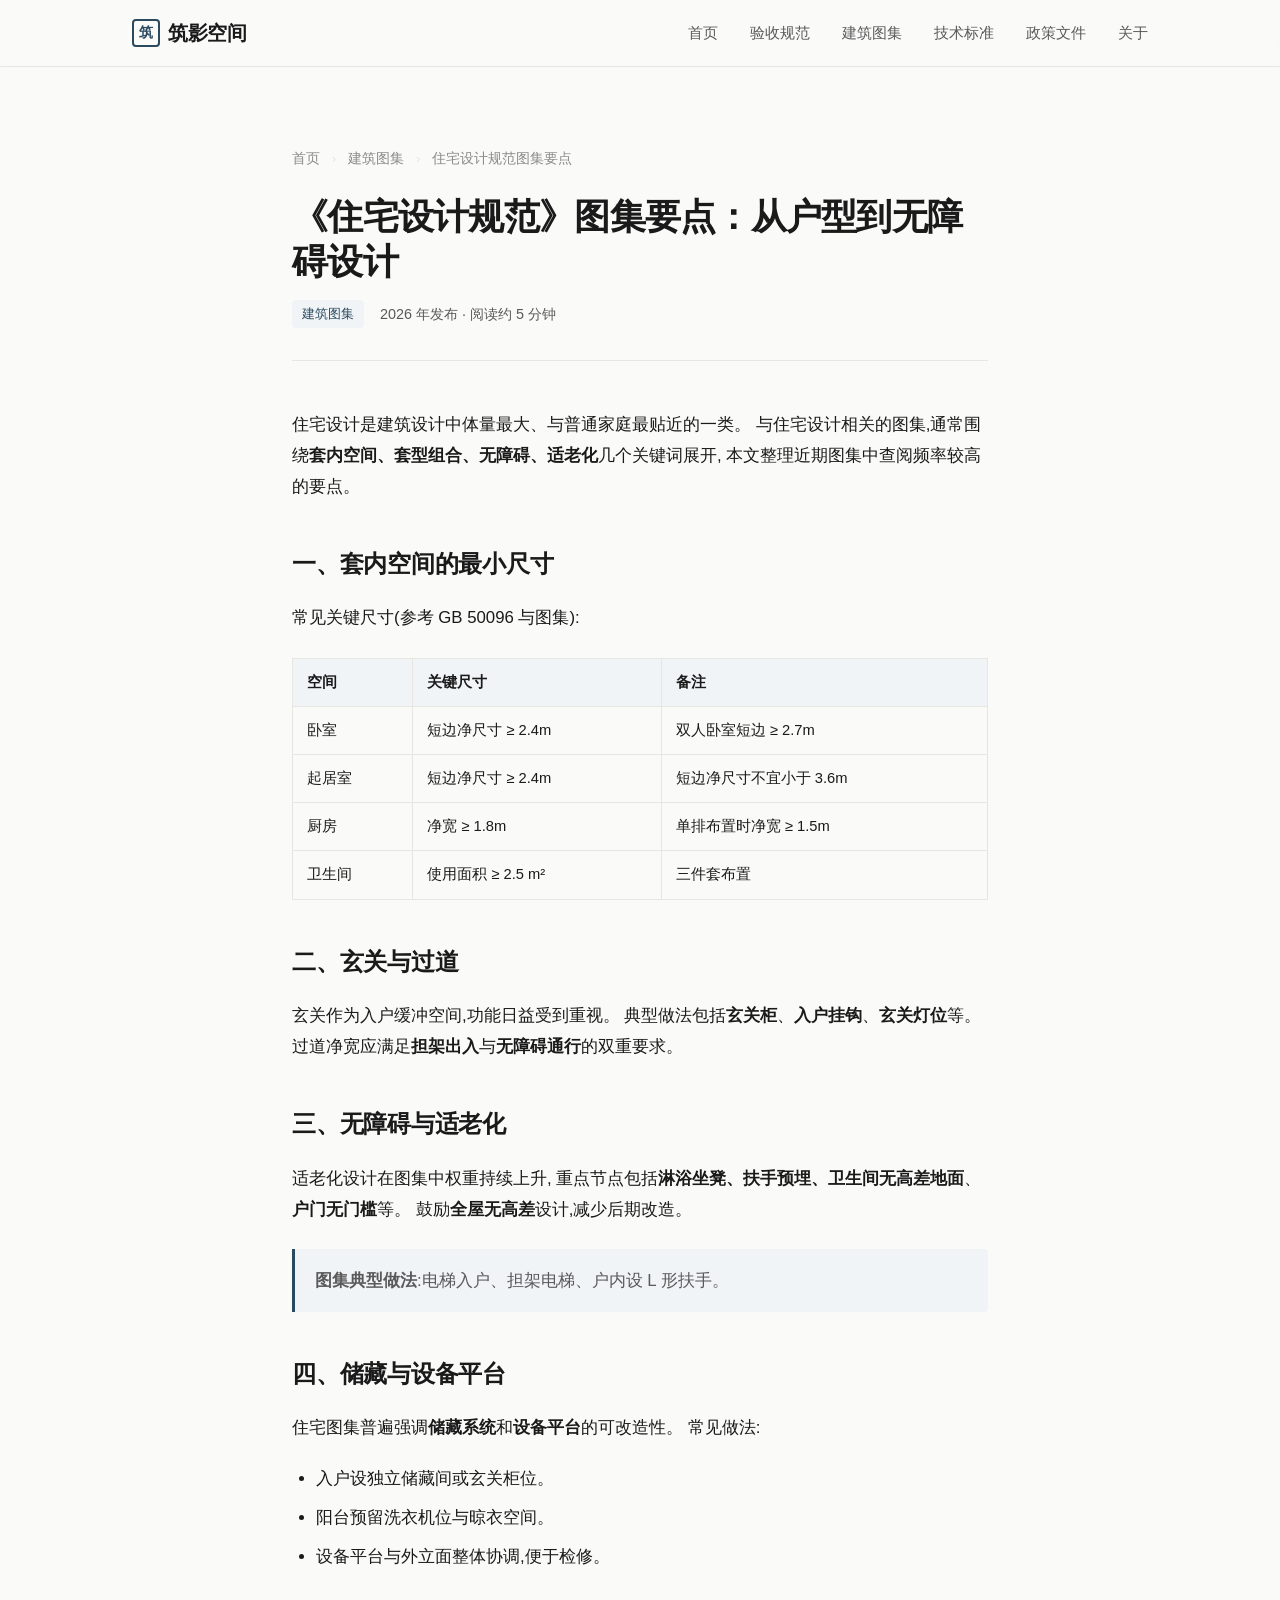
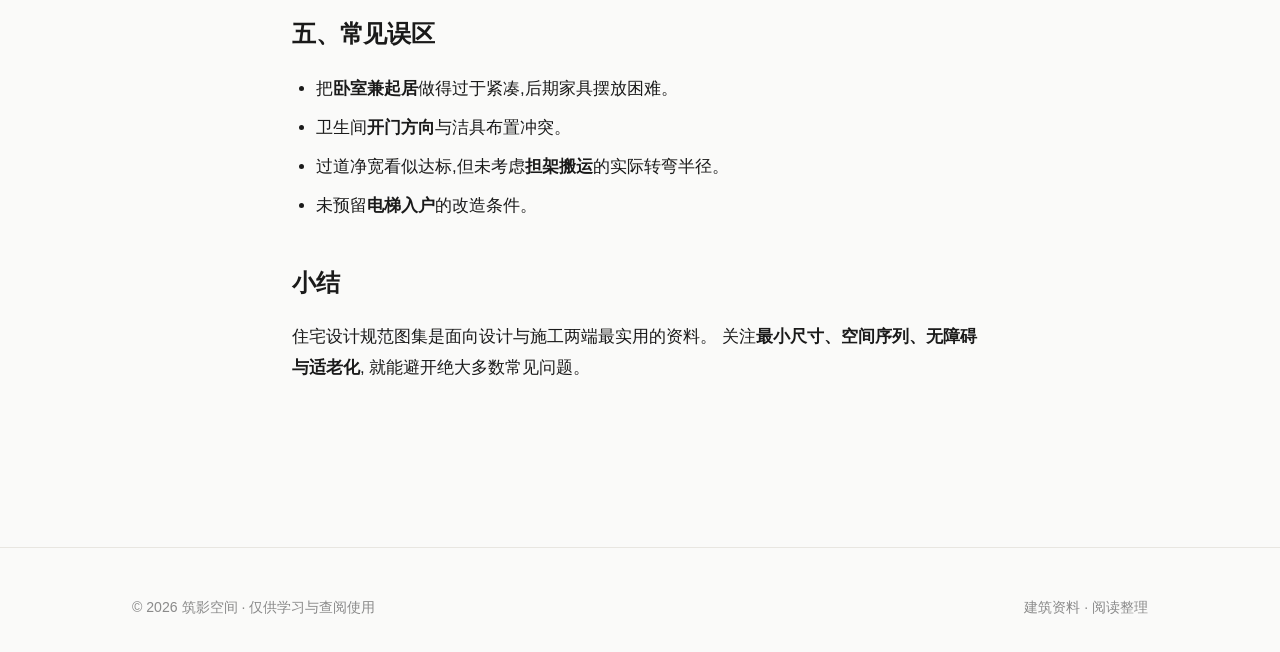
<file: zhuiying-space/posts/atlas-residential-detail.html>
<!DOCTYPE html>
<html lang="zh-CN">
<head>
<meta charset="UTF-8" />
<meta name="viewport" content="width=device-width, initial-scale=1.0" />
<title>《住宅设计规范》图集要点 · 筑影空间</title>
<link rel="stylesheet" href="../assets/css/style.css" />
</head>
<body>

<nav class="nav">
  <div class="nav-inner">
    <a href="../index.html" class="brand">
      <span class="brand-mark">筑</span>
      筑影空间
    </a>
    <ul class="nav-links">
      <li><a href="../index.html">首页</a></li>
      <li><a href="../categories/acceptance.html">验收规范</a></li>
      <li><a href="../categories/atlas.html">建筑图集</a></li>
      <li><a href="../categories/standards.html">技术标准</a></li>
      <li><a href="../categories/policy.html">政策文件</a></li>
      <li><a href="../about.html">关于</a></li>
    </ul>
  </div>
</nav>

<article class="article">
  <header class="article-header">
    <div class="breadcrumb crumbs">
      <a href="../index.html">首页</a>
      <span class="sep">›</span>
      <a href="../categories/atlas.html">建筑图集</a>
      <span class="sep">›</span>
      <span>住宅设计规范图集要点</span>
    </div>
    <h1>《住宅设计规范》图集要点：从户型到无障碍设计</h1>
    <div class="article-meta">
      <span class="pill">建筑图集</span>
      <span>2026 年发布 · 阅读约 5 分钟</span>
    </div>
  </header>

  <div class="article-body">
    <p>
      住宅设计是建筑设计中体量最大、与普通家庭最贴近的一类。
      与住宅设计相关的图集,通常围绕<strong>套内空间、套型组合、无障碍、适老化</strong>几个关键词展开,
      本文整理近期图集中查阅频率较高的要点。
    </p>

    <h2>一、套内空间的最小尺寸</h2>
    <p>常见关键尺寸(参考 GB 50096 与图集):</p>
    <table>
      <thead>
        <tr><th>空间</th><th>关键尺寸</th><th>备注</th></tr>
      </thead>
      <tbody>
        <tr><td>卧室</td><td>短边净尺寸 ≥ 2.4m</td><td>双人卧室短边 ≥ 2.7m</td></tr>
        <tr><td>起居室</td><td>短边净尺寸 ≥ 2.4m</td><td>短边净尺寸不宜小于 3.6m</td></tr>
        <tr><td>厨房</td><td>净宽 ≥ 1.8m</td><td>单排布置时净宽 ≥ 1.5m</td></tr>
        <tr><td>卫生间</td><td>使用面积 ≥ 2.5 m²</td><td>三件套布置</td></tr>
      </tbody>
    </table>

    <h2>二、玄关与过道</h2>
    <p>
      玄关作为入户缓冲空间,功能日益受到重视。
      典型做法包括<strong>玄关柜</strong>、<strong>入户挂钩</strong>、<strong>玄关灯位</strong>等。
      过道净宽应满足<strong>担架出入</strong>与<strong>无障碍通行</strong>的双重要求。
    </p>

    <h2>三、无障碍与适老化</h2>
    <p>
      适老化设计在图集中权重持续上升,
      重点节点包括<strong>淋浴坐凳、扶手预埋、卫生间无高差地面</strong>、
      <strong>户门无门槛</strong>等。
      鼓励<strong>全屋无高差</strong>设计,减少后期改造。
    </p>

    <blockquote>
      <strong>图集典型做法</strong>:电梯入户、担架电梯、户内设 L 形扶手。
    </blockquote>

    <h2>四、储藏与设备平台</h2>
    <p>
      住宅图集普遍强调<strong>储藏系统</strong>和<strong>设备平台</strong>的可改造性。
      常见做法:
    </p>
    <ul>
      <li>入户设独立储藏间或玄关柜位。</li>
      <li>阳台预留洗衣机位与晾衣空间。</li>
      <li>设备平台与外立面整体协调,便于检修。</li>
    </ul>

    <h2>五、常见误区</h2>
    <ul>
      <li>把<strong>卧室兼起居</strong>做得过于紧凑,后期家具摆放困难。</li>
      <li>卫生间<strong>开门方向</strong>与洁具布置冲突。</li>
      <li>过道净宽看似达标,但未考虑<strong>担架搬运</strong>的实际转弯半径。</li>
      <li>未预留<strong>电梯入户</strong>的改造条件。</li>
    </ul>

    <h2>小结</h2>
    <p>
      住宅设计规范图集是面向设计与施工两端最实用的资料。
      关注<strong>最小尺寸、空间序列、无障碍与适老化</strong>,
      就能避开绝大多数常见问题。
    </p>
  </div>
</article>

<footer class="footer">
  <div class="footer-inner">
    <span>© 2026 筑影空间 · 仅供学习与查阅使用</span>
    <span>建筑资料 · 阅读整理</span>
  </div>
</footer>

<script src="../assets/js/main.js"></script>
</body>
</html>
</file>
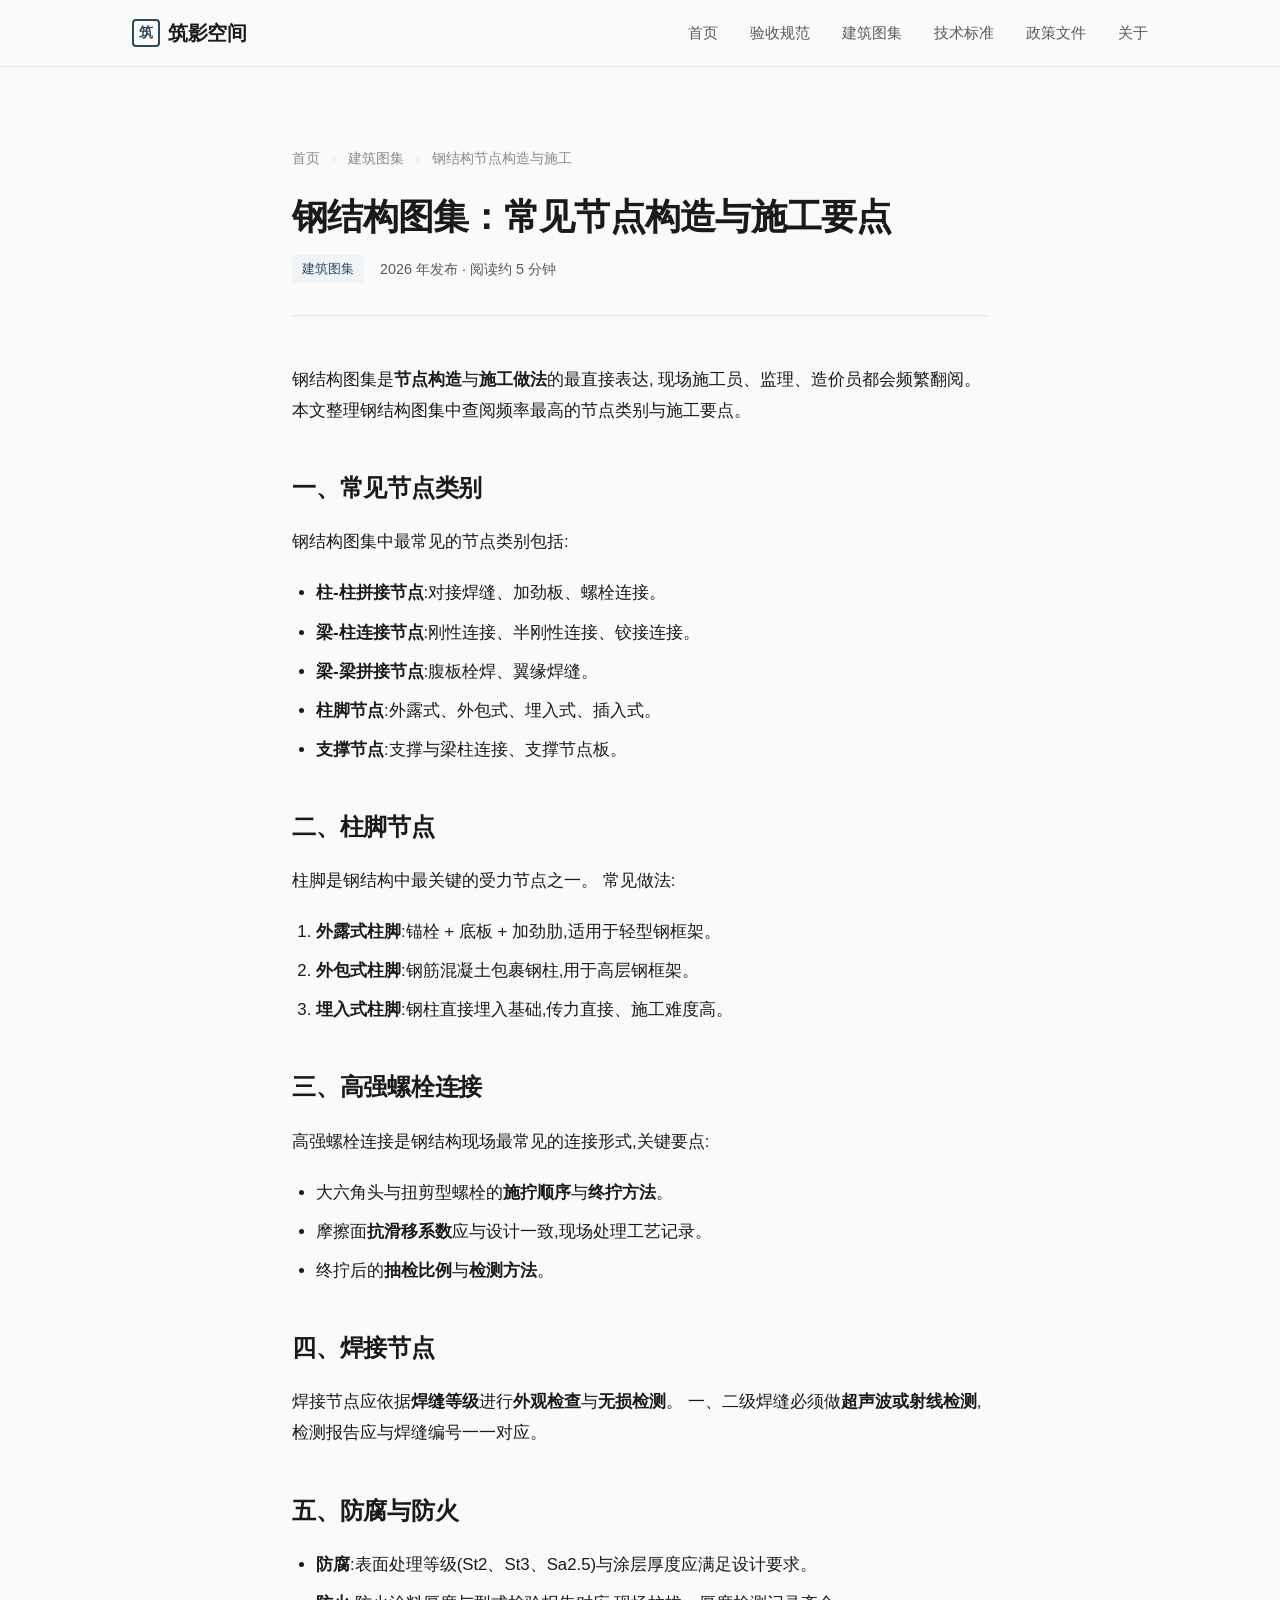
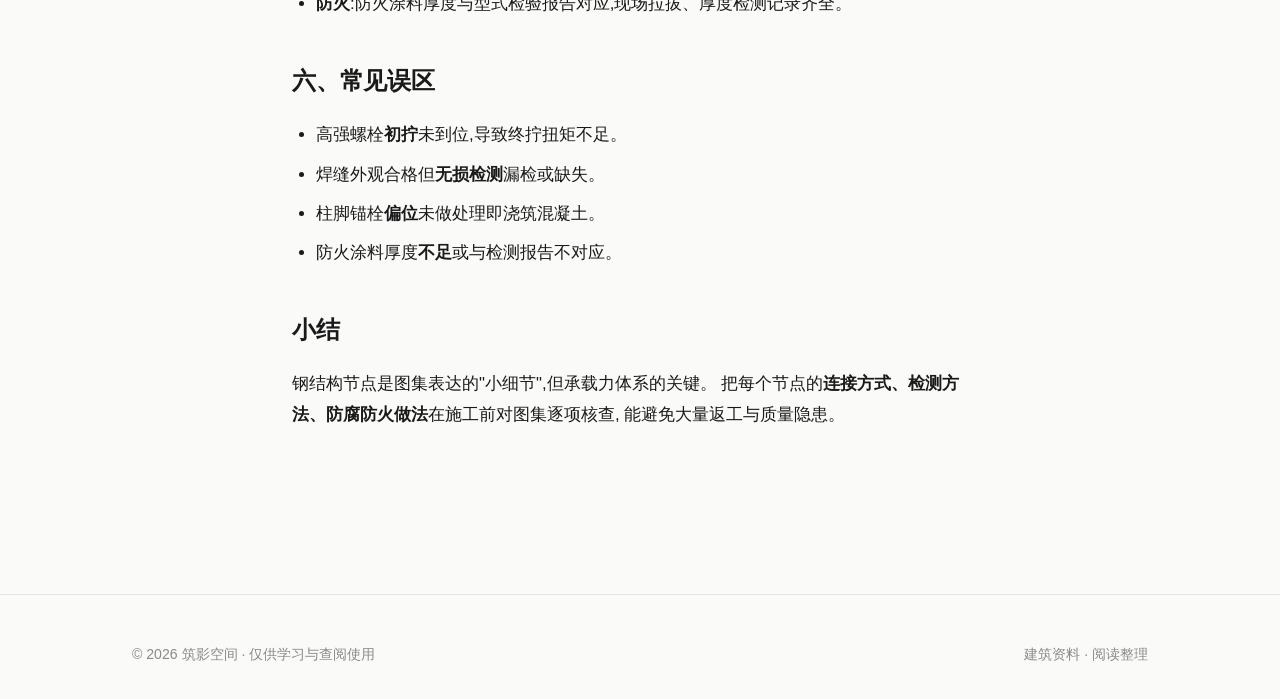
<file: zhuiying-space/posts/atlas-steel-structure.html>
<!DOCTYPE html>
<html lang="zh-CN">
<head>
<meta charset="UTF-8" />
<meta name="viewport" content="width=device-width, initial-scale=1.0" />
<title>钢结构图集:常见节点构造与施工要点 · 筑影空间</title>
<link rel="stylesheet" href="../assets/css/style.css" />
</head>
<body>

<nav class="nav">
  <div class="nav-inner">
    <a href="../index.html" class="brand">
      <span class="brand-mark">筑</span>
      筑影空间
    </a>
    <ul class="nav-links">
      <li><a href="../index.html">首页</a></li>
      <li><a href="../categories/acceptance.html">验收规范</a></li>
      <li><a href="../categories/atlas.html">建筑图集</a></li>
      <li><a href="../categories/standards.html">技术标准</a></li>
      <li><a href="../categories/policy.html">政策文件</a></li>
      <li><a href="../about.html">关于</a></li>
    </ul>
  </div>
</nav>

<article class="article">
  <header class="article-header">
    <div class="breadcrumb crumbs">
      <a href="../index.html">首页</a>
      <span class="sep">›</span>
      <a href="../categories/atlas.html">建筑图集</a>
      <span class="sep">›</span>
      <span>钢结构节点构造与施工</span>
    </div>
    <h1>钢结构图集：常见节点构造与施工要点</h1>
    <div class="article-meta">
      <span class="pill">建筑图集</span>
      <span>2026 年发布 · 阅读约 5 分钟</span>
    </div>
  </header>

  <div class="article-body">
    <p>
      钢结构图集是<strong>节点构造</strong>与<strong>施工做法</strong>的最直接表达,
      现场施工员、监理、造价员都会频繁翻阅。
      本文整理钢结构图集中查阅频率最高的节点类别与施工要点。
    </p>

    <h2>一、常见节点类别</h2>
    <p>钢结构图集中最常见的节点类别包括:</p>
    <ul>
      <li><strong>柱-柱拼接节点</strong>:对接焊缝、加劲板、螺栓连接。</li>
      <li><strong>梁-柱连接节点</strong>:刚性连接、半刚性连接、铰接连接。</li>
      <li><strong>梁-梁拼接节点</strong>:腹板栓焊、翼缘焊缝。</li>
      <li><strong>柱脚节点</strong>:外露式、外包式、埋入式、插入式。</li>
      <li><strong>支撑节点</strong>:支撑与梁柱连接、支撑节点板。</li>
    </ul>

    <h2>二、柱脚节点</h2>
    <p>
      柱脚是钢结构中最关键的受力节点之一。
      常见做法:
    </p>
    <ol>
      <li><strong>外露式柱脚</strong>:锚栓 + 底板 + 加劲肋,适用于轻型钢框架。</li>
      <li><strong>外包式柱脚</strong>:钢筋混凝土包裹钢柱,用于高层钢框架。</li>
      <li><strong>埋入式柱脚</strong>:钢柱直接埋入基础,传力直接、施工难度高。</li>
    </ol>

    <h2>三、高强螺栓连接</h2>
    <p>高强螺栓连接是钢结构现场最常见的连接形式,关键要点:</p>
    <ul>
      <li>大六角头与扭剪型螺栓的<strong>施拧顺序</strong>与<strong>终拧方法</strong>。</li>
      <li>摩擦面<strong>抗滑移系数</strong>应与设计一致,现场处理工艺记录。</li>
      <li>终拧后的<strong>抽检比例</strong>与<strong>检测方法</strong>。</li>
    </ul>

    <h2>四、焊接节点</h2>
    <p>
      焊接节点应依据<strong>焊缝等级</strong>进行<strong>外观检查</strong>与<strong>无损检测</strong>。
      一、二级焊缝必须做<strong>超声波或射线检测</strong>,
      检测报告应与焊缝编号一一对应。
    </p>

    <h2>五、防腐与防火</h2>
    <ul>
      <li><strong>防腐</strong>:表面处理等级(St2、St3、Sa2.5)与涂层厚度应满足设计要求。</li>
      <li><strong>防火</strong>:防火涂料厚度与型式检验报告对应,现场拉拔、厚度检测记录齐全。</li>
    </ul>

    <h2>六、常见误区</h2>
    <ul>
      <li>高强螺栓<strong>初拧</strong>未到位,导致终拧扭矩不足。</li>
      <li>焊缝外观合格但<strong>无损检测</strong>漏检或缺失。</li>
      <li>柱脚锚栓<strong>偏位</strong>未做处理即浇筑混凝土。</li>
      <li>防火涂料厚度<strong>不足</strong>或与检测报告不对应。</li>
    </ul>

    <h2>小结</h2>
    <p>
      钢结构节点是图集表达的"小细节",但承载力体系的关键。
      把每个节点的<strong>连接方式、检测方法、防腐防火做法</strong>在施工前对图集逐项核查,
      能避免大量返工与质量隐患。
    </p>
  </div>
</article>

<footer class="footer">
  <div class="footer-inner">
    <span>© 2026 筑影空间 · 仅供学习与查阅使用</span>
    <span>建筑资料 · 阅读整理</span>
  </div>
</footer>

<script src="../assets/js/main.js"></script>
</body>
</html>
</file>
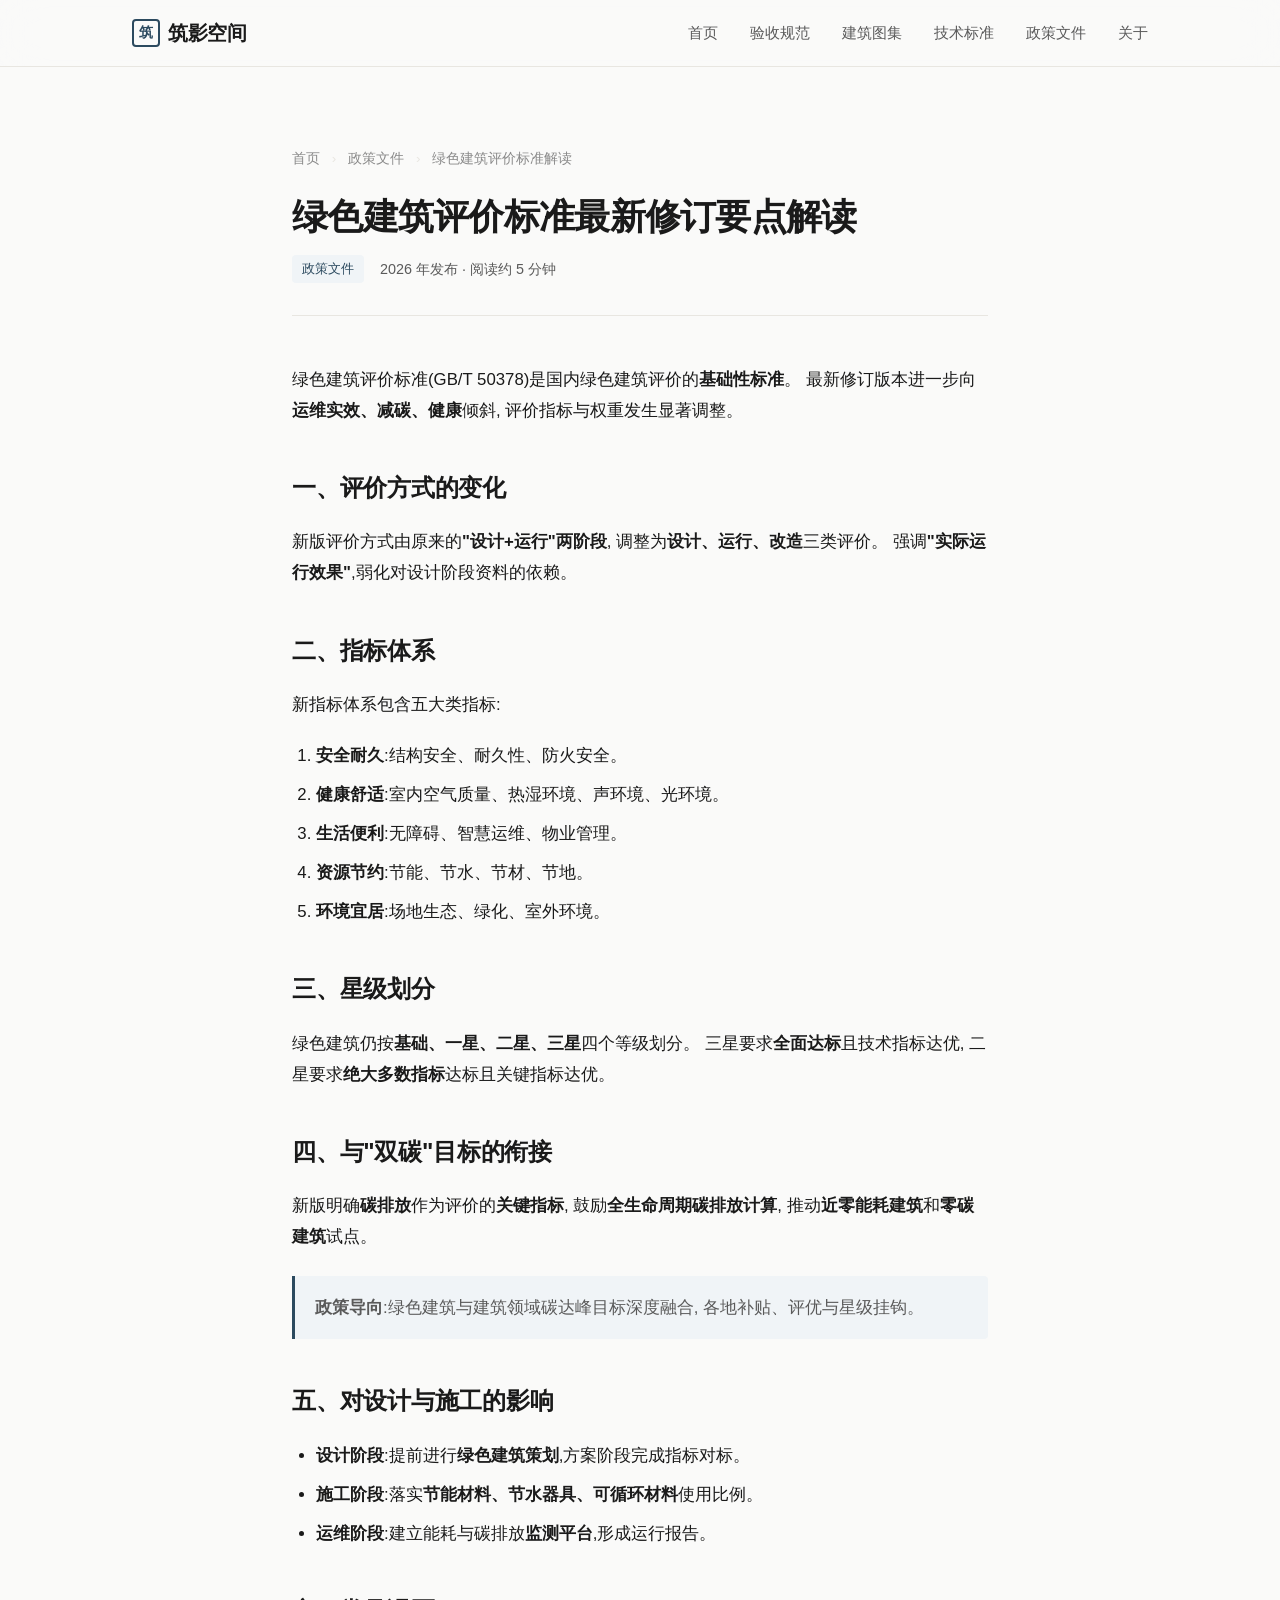
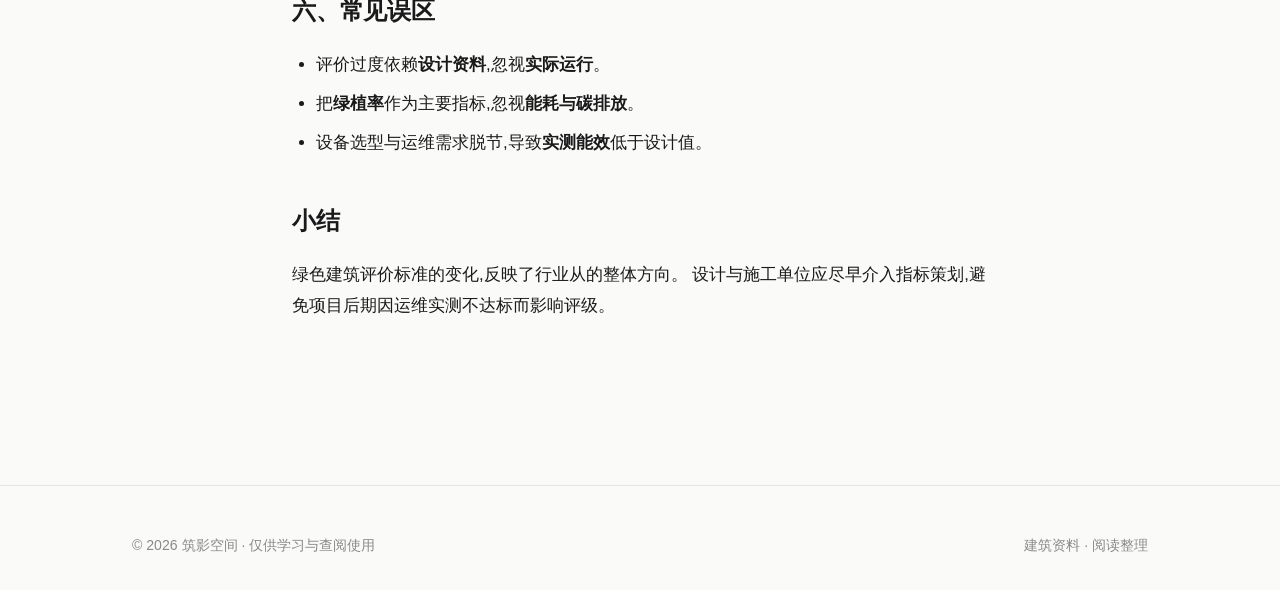
<file: zhuiying-space/posts/policy-green-building.html>
<!DOCTYPE html>
<html lang="zh-CN">
<head>
<meta charset="UTF-8" />
<meta name="viewport" content="width=device-width, initial-scale=1.0" />
<title>绿色建筑评价标准最新修订要点解读 · 筑影空间</title>
<link rel="stylesheet" href="../assets/css/style.css" />
</head>
<body>

<nav class="nav">
  <div class="nav-inner">
    <a href="../index.html" class="brand">
      <span class="brand-mark">筑</span>
      筑影空间
    </a>
    <ul class="nav-links">
      <li><a href="../index.html">首页</a></li>
      <li><a href="../categories/acceptance.html">验收规范</a></li>
      <li><a href="../categories/atlas.html">建筑图集</a></li>
      <li><a href="../categories/standards.html">技术标准</a></li>
      <li><a href="../categories/policy.html">政策文件</a></li>
      <li><a href="../about.html">关于</a></li>
    </ul>
  </div>
</nav>

<article class="article">
  <header class="article-header">
    <div class="breadcrumb crumbs">
      <a href="../index.html">首页</a>
      <span class="sep">›</span>
      <a href="../categories/policy.html">政策文件</a>
      <span class="sep">›</span>
      <span>绿色建筑评价标准解读</span>
    </div>
    <h1>绿色建筑评价标准最新修订要点解读</h1>
    <div class="article-meta">
      <span class="pill">政策文件</span>
      <span>2026 年发布 · 阅读约 5 分钟</span>
    </div>
  </header>

  <div class="article-body">
    <p>
      绿色建筑评价标准(GB/T 50378)是国内绿色建筑评价的<strong>基础性标准</strong>。
      最新修订版本进一步向<strong>运维实效、减碳、健康</strong>倾斜,
      评价指标与权重发生显著调整。
    </p>

    <h2>一、评价方式的变化</h2>
    <p>
      新版评价方式由原来的<strong>"设计+运行"两阶段</strong>,
      调整为<strong>设计、运行、改造</strong>三类评价。
      强调<strong>"实际运行效果"</strong>,弱化对设计阶段资料的依赖。
    </p>

    <h2>二、指标体系</h2>
    <p>新指标体系包含五大类指标:</p>
    <ol>
      <li><strong>安全耐久</strong>:结构安全、耐久性、防火安全。</li>
      <li><strong>健康舒适</strong>:室内空气质量、热湿环境、声环境、光环境。</li>
      <li><strong>生活便利</strong>:无障碍、智慧运维、物业管理。</li>
      <li><strong>资源节约</strong>:节能、节水、节材、节地。</li>
      <li><strong>环境宜居</strong>:场地生态、绿化、室外环境。</li>
    </ol>

    <h2>三、星级划分</h2>
    <p>
      绿色建筑仍按<strong>基础、一星、二星、三星</strong>四个等级划分。
      三星要求<strong>全面达标</strong>且技术指标达优,
      二星要求<strong>绝大多数指标</strong>达标且关键指标达优。
    </p>

    <h2>四、与"双碳"目标的衔接</h2>
    <p>
      新版明确<strong>碳排放</strong>作为评价的<strong>关键指标</strong>,
      鼓励<strong>全生命周期碳排放计算</strong>,
      推动<strong>近零能耗建筑</strong>和<strong>零碳建筑</strong>试点。
    </p>

    <blockquote>
      <strong>政策导向</strong>:绿色建筑与建筑领域碳达峰目标深度融合,
      各地补贴、评优与星级挂钩。
    </blockquote>

    <h2>五、对设计与施工的影响</h2>
    <ul>
      <li><strong>设计阶段</strong>:提前进行<strong>绿色建筑策划</strong>,方案阶段完成指标对标。</li>
      <li><strong>施工阶段</strong>:落实<strong>节能材料、节水器具、可循环材料</strong>使用比例。</li>
      <li><strong>运维阶段</strong>:建立能耗与碳排放<strong>监测平台</strong>,形成运行报告。</li>
    </ul>

    <h2>六、常见误区</h2>
    <ul>
      <li>评价过度依赖<strong>设计资料</strong>,忽视<strong>实际运行</strong>。</li>
      <li>把<strong>绿植率</strong>作为主要指标,忽视<strong>能耗与碳排放</strong>。</li>
      <li>设备选型与运维需求脱节,导致<strong>实测能效</strong>低于设计值。</li>
    </ul>

    <h2>小结</h2>
    <p>
      绿色建筑评价标准的变化,反映了行业从<strong"重设计"转向"重运行"</strong>的整体方向。
      设计与施工单位应尽早介入指标策划,避免项目后期因运维实测不达标而影响评级。
    </p>
  </div>
</article>

<footer class="footer">
  <div class="footer-inner">
    <span>© 2026 筑影空间 · 仅供学习与查阅使用</span>
    <span>建筑资料 · 阅读整理</span>
  </div>
</footer>

<script src="../assets/js/main.js"></script>
</body>
</html>
</file>
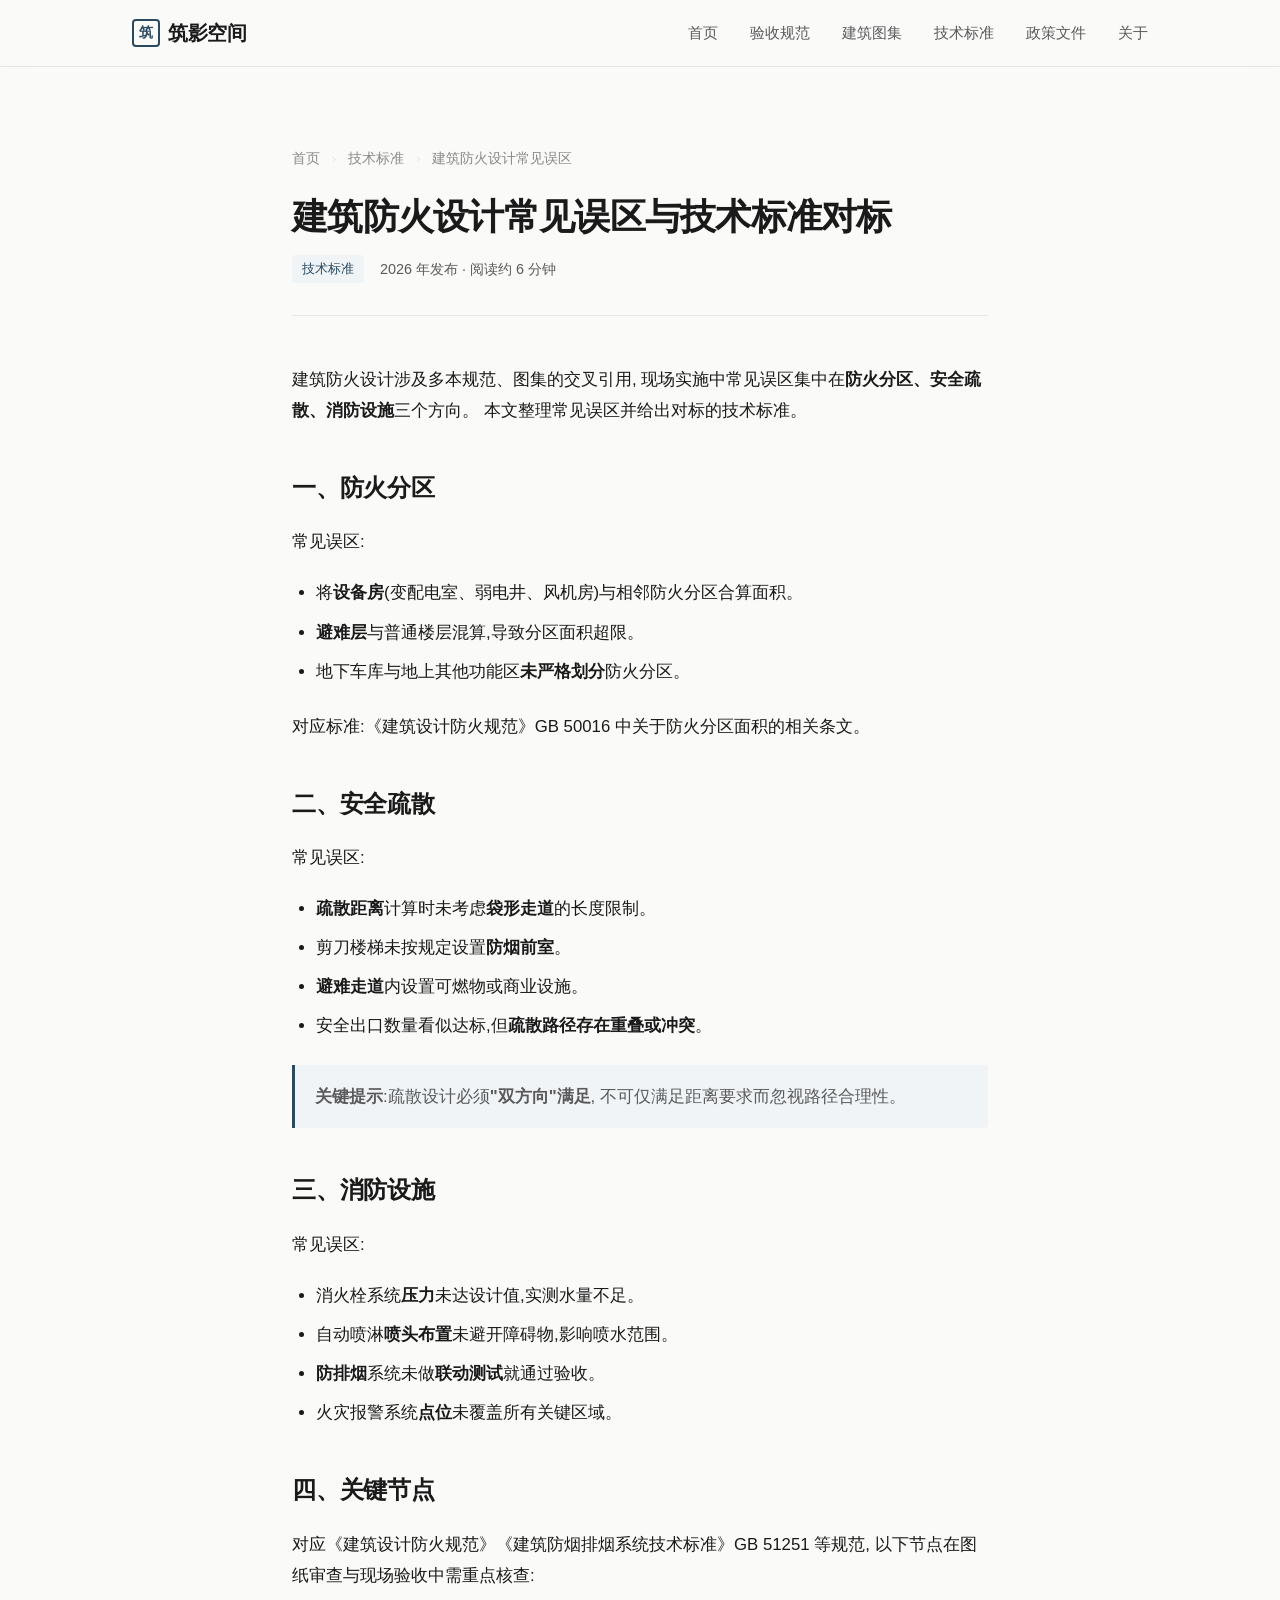
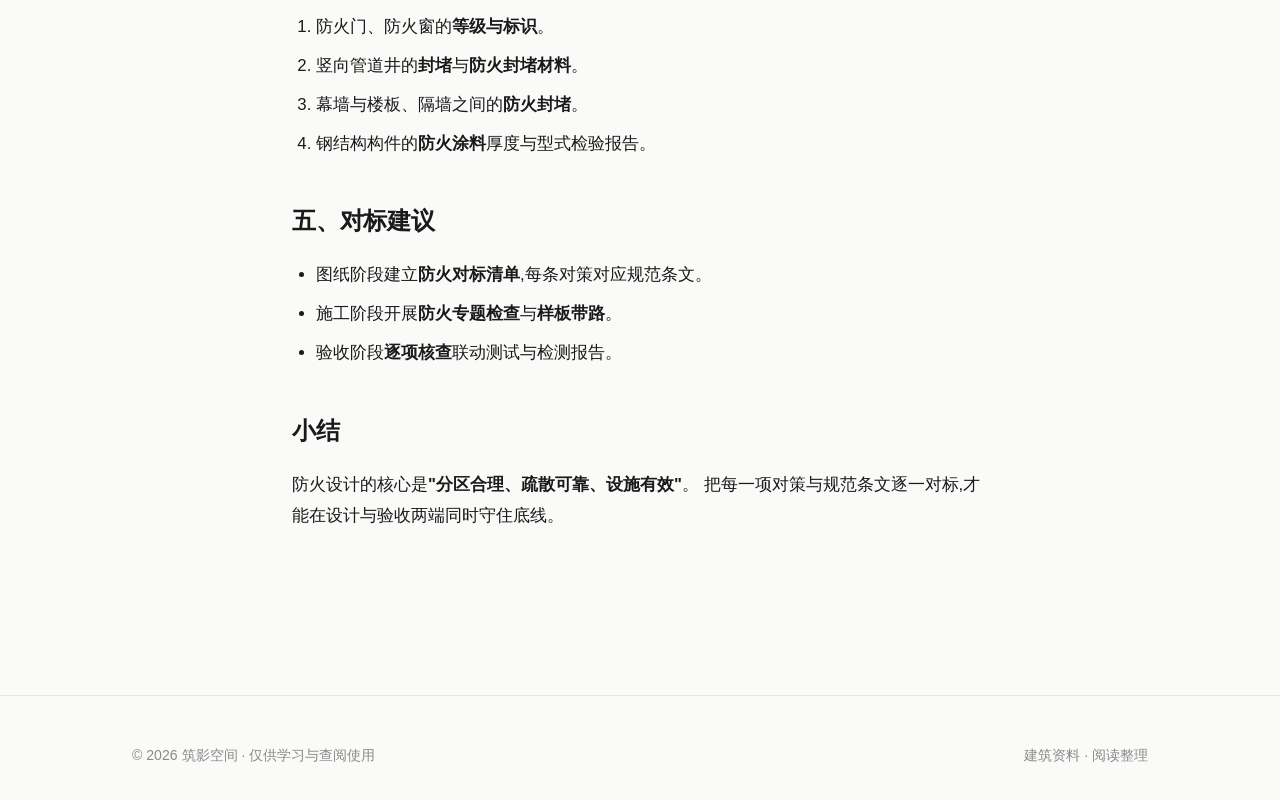
<file: zhuiying-space/posts/standards-fire-protection.html>
<!DOCTYPE html>
<html lang="zh-CN">
<head>
<meta charset="UTF-8" />
<meta name="viewport" content="width=device-width, initial-scale=1.0" />
<title>建筑防火设计常见误区与技术标准对标 · 筑影空间</title>
<link rel="stylesheet" href="../assets/css/style.css" />
</head>
<body>

<nav class="nav">
  <div class="nav-inner">
    <a href="../index.html" class="brand">
      <span class="brand-mark">筑</span>
      筑影空间
    </a>
    <ul class="nav-links">
      <li><a href="../index.html">首页</a></li>
      <li><a href="../categories/acceptance.html">验收规范</a></li>
      <li><a href="../categories/atlas.html">建筑图集</a></li>
      <li><a href="../categories/standards.html">技术标准</a></li>
      <li><a href="../categories/policy.html">政策文件</a></li>
      <li><a href="../about.html">关于</a></li>
    </ul>
  </div>
</nav>

<article class="article">
  <header class="article-header">
    <div class="breadcrumb crumbs">
      <a href="../index.html">首页</a>
      <span class="sep">›</span>
      <a href="../categories/standards.html">技术标准</a>
      <span class="sep">›</span>
      <span>建筑防火设计常见误区</span>
    </div>
    <h1>建筑防火设计常见误区与技术标准对标</h1>
    <div class="article-meta">
      <span class="pill">技术标准</span>
      <span>2026 年发布 · 阅读约 6 分钟</span>
    </div>
  </header>

  <div class="article-body">
    <p>
      建筑防火设计涉及多本规范、图集的交叉引用,
      现场实施中常见误区集中在<strong>防火分区、安全疏散、消防设施</strong>三个方向。
      本文整理常见误区并给出对标的技术标准。
    </p>

    <h2>一、防火分区</h2>
    <p>常见误区:</p>
    <ul>
      <li>将<strong>设备房</strong>(变配电室、弱电井、风机房)与相邻防火分区合算面积。</li>
      <li><strong>避难层</strong>与普通楼层混算,导致分区面积超限。</li>
      <li>地下车库与地上其他功能区<strong>未严格划分</strong>防火分区。</li>
    </ul>
    <p>对应标准:《建筑设计防火规范》GB 50016 中关于防火分区面积的相关条文。</p>

    <h2>二、安全疏散</h2>
    <p>常见误区:</p>
    <ul>
      <li><strong>疏散距离</strong>计算时未考虑<strong>袋形走道</strong>的长度限制。</li>
      <li>剪刀楼梯未按规定设置<strong>防烟前室</strong>。</li>
      <li><strong>避难走道</strong>内设置可燃物或商业设施。</li>
      <li>安全出口数量看似达标,但<strong>疏散路径存在重叠或冲突</strong>。</li>
    </ul>

    <blockquote>
      <strong>关键提示</strong>:疏散设计必须<strong>"双方向"满足</strong>,
      不可仅满足距离要求而忽视路径合理性。
    </blockquote>

    <h2>三、消防设施</h2>
    <p>常见误区:</p>
    <ul>
      <li>消火栓系统<strong>压力</strong>未达设计值,实测水量不足。</li>
      <li>自动喷淋<strong>喷头布置</strong>未避开障碍物,影响喷水范围。</li>
      <li><strong>防排烟</strong>系统未做<strong>联动测试</strong>就通过验收。</li>
      <li>火灾报警系统<strong>点位</strong>未覆盖所有关键区域。</li>
    </ul>

    <h2>四、关键节点</h2>
    <p>对应《建筑设计防火规范》《建筑防烟排烟系统技术标准》GB 51251 等规范,
    以下节点在图纸审查与现场验收中需重点核查:</p>
    <ol>
      <li>防火门、防火窗的<strong>等级与标识</strong>。</li>
      <li>竖向管道井的<strong>封堵</strong>与<strong>防火封堵材料</strong>。</li>
      <li>幕墙与楼板、隔墙之间的<strong>防火封堵</strong>。</li>
      <li>钢结构构件的<strong>防火涂料</strong>厚度与型式检验报告。</li>
    </ol>

    <h2>五、对标建议</h2>
    <ul>
      <li>图纸阶段建立<strong>防火对标清单</strong>,每条对策对应规范条文。</li>
      <li>施工阶段开展<strong>防火专题检查</strong>与<strong>样板带路</strong>。</li>
      <li>验收阶段<strong>逐项核查</strong>联动测试与检测报告。</li>
    </ul>

    <h2>小结</h2>
    <p>
      防火设计的核心是<strong>"分区合理、疏散可靠、设施有效"</strong>。
      把每一项对策与规范条文逐一对标,才能在设计与验收两端同时守住底线。
    </p>
  </div>
</article>

<footer class="footer">
  <div class="footer-inner">
    <span>© 2026 筑影空间 · 仅供学习与查阅使用</span>
    <span>建筑资料 · 阅读整理</span>
  </div>
</footer>

<script src="../assets/js/main.js"></script>
</body>
</html>
</file>
<file: zhuiying-space/assets/css/style.css>
/* ===== 基础重置 ===== */
* {
  margin: 0;
  padding: 0;
  box-sizing: border-box;
}

:root {
  --bg: #fafaf9;
  --bg-card: #ffffff;
  --text: #1a1a1a;
  --text-light: #5a5a5a;
  --text-lighter: #8a8a8a;
  --border: #e8e6e1;
  --accent: #2c4a5f;
  --accent-light: #3d6b85;
  --accent-bg: #f0f4f7;
  --max-w: 1080px;
  --radius: 6px;
  --shadow: 0 1px 3px rgba(0,0,0,0.04), 0 4px 16px rgba(0,0,0,0.04);
}

html {
  scroll-behavior: smooth;
}

body {
  font-family: -apple-system, BlinkMacSystemFont, "Segoe UI", "PingFang SC",
    "Hiragino Sans GB", "Microsoft YaHei", sans-serif;
  background: var(--bg);
  color: var(--text);
  line-height: 1.7;
  font-size: 16px;
  -webkit-font-smoothing: antialiased;
}

a {
  color: var(--accent);
  text-decoration: none;
  transition: color 0.2s;
}

a:hover {
  color: var(--accent-light);
}

/* ===== 导航栏 ===== */
.nav {
  background: rgba(250, 250, 249, 0.85);
  backdrop-filter: saturate(180%) blur(20px);
  border-bottom: 1px solid var(--border);
  position: sticky;
  top: 0;
  z-index: 100;
}

.nav-inner {
  max-width: var(--max-w);
  margin: 0 auto;
  padding: 1rem 2rem;
  display: flex;
  align-items: center;
  justify-content: space-between;
}

.brand {
  font-size: 1.25rem;
  font-weight: 600;
  color: var(--text);
  letter-spacing: -0.02em;
  display: flex;
  align-items: center;
  gap: 0.5rem;
}

.brand-mark {
  width: 28px;
  height: 28px;
  border: 2px solid var(--accent);
  border-radius: 4px;
  display: inline-flex;
  align-items: center;
  justify-content: center;
  font-size: 0.85rem;
  font-weight: 700;
  color: var(--accent);
}

.nav-links {
  display: flex;
  gap: 2rem;
  list-style: none;
}

.nav-links a {
  color: var(--text-light);
  font-size: 0.95rem;
  font-weight: 500;
}

.nav-links a:hover,
.nav-links a.active {
  color: var(--text);
}

/* ===== 容器 ===== */
.container {
  max-width: var(--max-w);
  margin: 0 auto;
  padding: 0 2rem;
}

/* ===== 首页 Hero ===== */
.hero {
  padding: 5rem 0 4rem;
  border-bottom: 1px solid var(--border);
}

.hero-tag {
  display: inline-block;
  padding: 4px 12px;
  background: var(--accent-bg);
  color: var(--accent);
  border-radius: 100px;
  font-size: 0.8rem;
  font-weight: 500;
  margin-bottom: 1.5rem;
  letter-spacing: 0.02em;
}

.hero h1 {
  font-size: 3rem;
  font-weight: 700;
  line-height: 1.15;
  letter-spacing: -0.03em;
  margin-bottom: 1.5rem;
  color: var(--text);
}

.hero-sub {
  font-size: 1.15rem;
  color: var(--text-light);
  max-width: 640px;
  line-height: 1.7;
  margin-bottom: 2rem;
}

.hero-actions {
  display: flex;
  gap: 1rem;
  flex-wrap: wrap;
}

.btn {
  display: inline-block;
  padding: 12px 24px;
  border-radius: var(--radius);
  font-weight: 500;
  font-size: 0.95rem;
  transition: all 0.2s;
  border: 1px solid transparent;
  cursor: pointer;
}

.btn-primary {
  background: var(--accent);
  color: #fff;
}

.btn-primary:hover {
  background: var(--accent-light);
  color: #fff;
  transform: translateY(-1px);
}

.btn-ghost {
  background: transparent;
  color: var(--text);
  border-color: var(--border);
}

.btn-ghost:hover {
  background: var(--bg-card);
  border-color: var(--text-lighter);
  color: var(--text);
}

/* ===== 区块 ===== */
.section {
  padding: 4rem 0;
}

.section-title {
  font-size: 1.75rem;
  font-weight: 700;
  letter-spacing: -0.02em;
  margin-bottom: 0.5rem;
}

.section-sub {
  color: var(--text-light);
  font-size: 1rem;
  margin-bottom: 3rem;
}

.section-head {
  display: flex;
  align-items: end;
  justify-content: space-between;
  margin-bottom: 2.5rem;
  flex-wrap: wrap;
  gap: 1rem;
}

.section-head .section-title,
.section-head .section-sub {
  margin-bottom: 0;
}

.view-all {
  color: var(--accent);
  font-size: 0.9rem;
  font-weight: 500;
}

/* ===== 分类卡片网格 ===== */
.cats {
  display: grid;
  grid-template-columns: repeat(auto-fit, minmax(220px, 1fr));
  gap: 1.5rem;
}

.cat-card {
  background: var(--bg-card);
  border: 1px solid var(--border);
  border-radius: var(--radius);
  padding: 2rem 1.75rem;
  transition: all 0.25s;
  display: block;
  color: var(--text);
}

.cat-card:hover {
  border-color: var(--accent);
  transform: translateY(-2px);
  box-shadow: var(--shadow);
  color: var(--text);
}

.cat-icon {
  width: 40px;
  height: 40px;
  border-radius: 8px;
  background: var(--accent-bg);
  color: var(--accent);
  display: flex;
  align-items: center;
  justify-content: center;
  font-size: 1.25rem;
  margin-bottom: 1rem;
}

.cat-card h3 {
  font-size: 1.15rem;
  font-weight: 600;
  margin-bottom: 0.5rem;
}

.cat-card p {
  color: var(--text-light);
  font-size: 0.9rem;
  line-height: 1.6;
}

/* ===== 文章列表 ===== */
.post-list {
  display: grid;
  gap: 1px;
  background: var(--border);
  border: 1px solid var(--border);
  border-radius: var(--radius);
  overflow: hidden;
}

.post-item {
  background: var(--bg-card);
  padding: 1.5rem 1.75rem;
  display: flex;
  gap: 1.5rem;
  align-items: center;
  transition: background 0.2s;
  color: var(--text);
}

.post-item:hover {
  background: var(--bg);
  color: var(--text);
}

.post-item .tag {
  display: inline-block;
  padding: 2px 10px;
  background: var(--accent-bg);
  color: var(--accent);
  border-radius: 4px;
  font-size: 0.75rem;
  font-weight: 500;
  white-space: nowrap;
  margin-right: 0.75rem;
}

.post-item .title {
  font-weight: 500;
  flex: 1;
}

.post-item .meta {
  color: var(--text-lighter);
  font-size: 0.85rem;
  white-space: nowrap;
}

/* ===== 特性区（资源对比）===== */
.features {
  display: grid;
  grid-template-columns: repeat(auto-fit, minmax(260px, 1fr));
  gap: 2rem;
}

.feature {
  border-left: 2px solid var(--accent);
  padding-left: 1.25rem;
}

.feature h4 {
  font-size: 1.05rem;
  font-weight: 600;
  margin-bottom: 0.5rem;
}

.feature p {
  color: var(--text-light);
  font-size: 0.92rem;
  line-height: 1.65;
}

/* ===== 文章详情 ===== */
.article {
  max-width: 760px;
  margin: 0 auto;
  padding: 3rem 2rem 5rem;
}

.article-header {
  margin-bottom: 3rem;
  padding-bottom: 2rem;
  border-bottom: 1px solid var(--border);
}

.article-header .breadcrumb {
  font-size: 0.85rem;
  color: var(--text-lighter);
  margin-bottom: 1.5rem;
}

.article-header .breadcrumb a {
  color: var(--text-lighter);
}

.article-header .breadcrumb a:hover {
  color: var(--text);
}

.article-header h1 {
  font-size: 2.25rem;
  font-weight: 700;
  letter-spacing: -0.02em;
  line-height: 1.25;
  margin-bottom: 1rem;
}

.article-meta {
  color: var(--text-light);
  font-size: 0.9rem;
  display: flex;
  gap: 1rem;
  align-items: center;
  flex-wrap: wrap;
}

.article-meta .pill {
  background: var(--accent-bg);
  color: var(--accent);
  padding: 3px 10px;
  border-radius: 4px;
  font-size: 0.8rem;
  font-weight: 500;
}

.article-body {
  font-size: 1.05rem;
  line-height: 1.85;
  color: var(--text);
}

.article-body h2 {
  font-size: 1.5rem;
  font-weight: 600;
  margin: 2.5rem 0 1rem;
  letter-spacing: -0.01em;
}

.article-body h3 {
  font-size: 1.2rem;
  font-weight: 600;
  margin: 2rem 0 0.75rem;
}

.article-body p {
  margin-bottom: 1.25rem;
  color: var(--text);
}

.article-body ul,
.article-body ol {
  margin: 1rem 0 1.5rem 1.5rem;
}

.article-body li {
  margin-bottom: 0.5rem;
}

.article-body blockquote {
  border-left: 3px solid var(--accent);
  background: var(--accent-bg);
  padding: 1rem 1.25rem;
  margin: 1.5rem 0;
  color: var(--text-light);
  border-radius: 0 4px 4px 0;
}

.article-body code {
  background: var(--accent-bg);
  padding: 2px 6px;
  border-radius: 3px;
  font-size: 0.9em;
  color: var(--accent);
}

.article-body table {
  width: 100%;
  border-collapse: collapse;
  margin: 1.5rem 0;
  font-size: 0.92rem;
}

.article-body th,
.article-body td {
  border: 1px solid var(--border);
  padding: 10px 14px;
  text-align: left;
}

.article-body th {
  background: var(--accent-bg);
  font-weight: 600;
}

/* ===== 分类聚合页 ===== */
.crumbs {
  padding: 2rem 0 0;
  font-size: 0.9rem;
  color: var(--text-lighter);
}

.crumbs a {
  color: var(--text-lighter);
}

.crumbs a:hover {
  color: var(--text);
}

.crumbs .sep {
  margin: 0 0.5rem;
  color: var(--border);
}

.page-title {
  font-size: 2rem;
  font-weight: 700;
  letter-spacing: -0.02em;
  margin: 1rem 0 0.5rem;
}

.page-sub {
  color: var(--text-light);
  font-size: 1rem;
  margin-bottom: 2.5rem;
}

.list-group {
  margin-bottom: 3rem;
}

.list-group h3 {
  font-size: 1.1rem;
  font-weight: 600;
  margin-bottom: 1rem;
  color: var(--text-light);
  border-bottom: 1px solid var(--border);
  padding-bottom: 0.5rem;
}

/* ===== 关于页 ===== */
.about {
  max-width: 720px;
  margin: 0 auto;
  padding: 4rem 2rem 5rem;
}

.about h1 {
  font-size: 2.25rem;
  font-weight: 700;
  letter-spacing: -0.02em;
  margin-bottom: 1rem;
}

.about .lede {
  font-size: 1.15rem;
  color: var(--text-light);
  margin-bottom: 2.5rem;
  line-height: 1.7;
}

.about h2 {
  font-size: 1.4rem;
  font-weight: 600;
  margin: 2.5rem 0 1rem;
}

.about p {
  margin-bottom: 1rem;
  line-height: 1.8;
}

.about ul {
  margin: 1rem 0 1.5rem 1.5rem;
}

.about li {
  margin-bottom: 0.5rem;
}

/* ===== 页脚 ===== */
.footer {
  border-top: 1px solid var(--border);
  padding: 3rem 0 2rem;
  margin-top: 4rem;
  color: var(--text-lighter);
  font-size: 0.88rem;
}

.footer-inner {
  max-width: var(--max-w);
  margin: 0 auto;
  padding: 0 2rem;
  display: flex;
  justify-content: space-between;
  align-items: center;
  flex-wrap: wrap;
  gap: 1rem;
}

.footer a {
  color: var(--text-light);
}

.footer a:hover {
  color: var(--text);
}

/* ===== 响应式 ===== */
@media (max-width: 720px) {
  .hero {
    padding: 3rem 0 2.5rem;
  }
  .hero h1 {
    font-size: 2.1rem;
  }
  .nav-inner {
    padding: 0.75rem 1.25rem;
  }
  .nav-links {
    gap: 1rem;
  }
  .container {
    padding: 0 1.25rem;
  }
  .article-header h1 {
    font-size: 1.75rem;
  }
  .post-item {
    padding: 1.25rem;
    flex-wrap: wrap;
  }
  .post-item .meta {
    flex-basis: 100%;
  }
}
</file>
